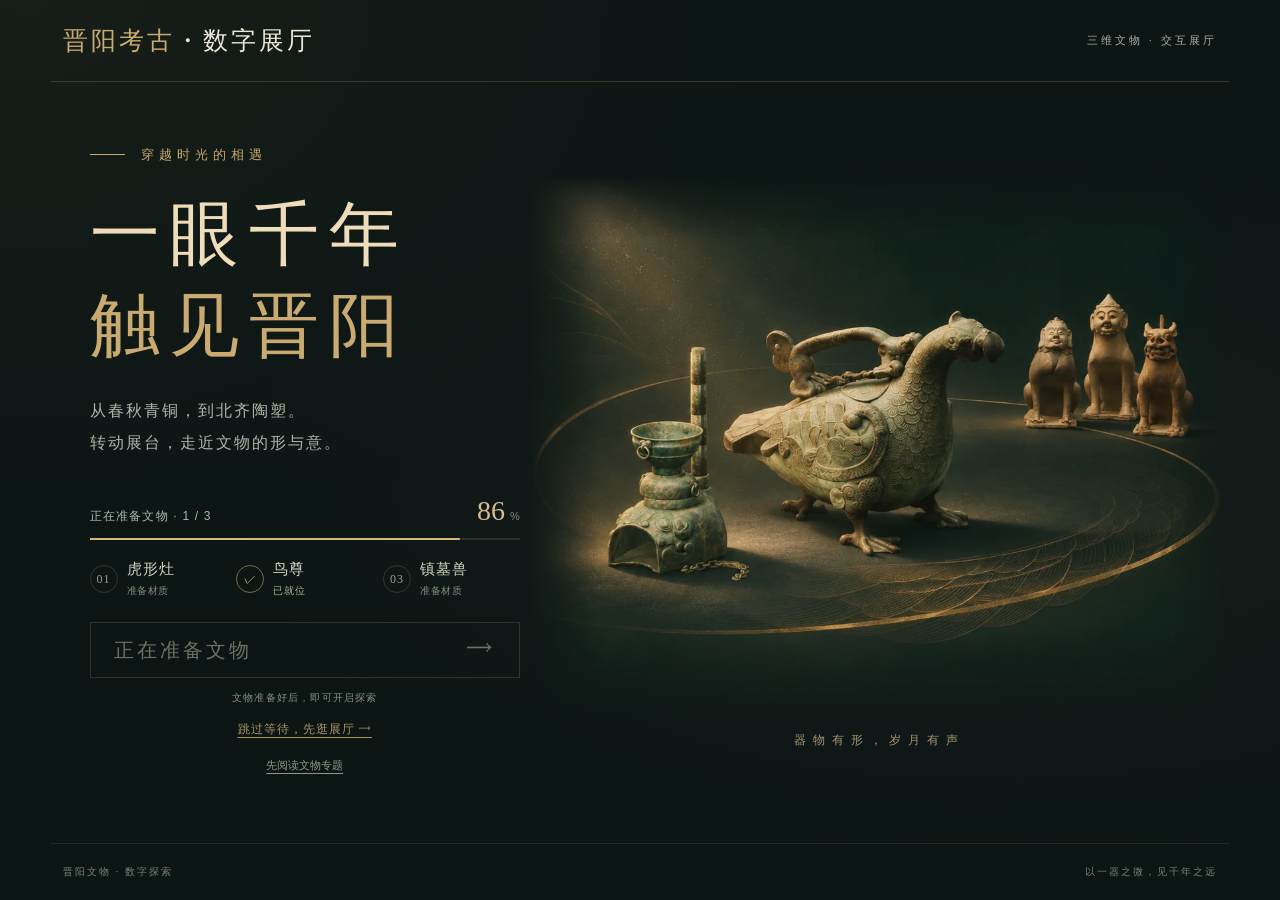
<file: index.html>
<!doctype html>
<html lang="zh-CN">
<head>
<meta charset="UTF-8"><meta name="viewport" content="width=device-width,initial-scale=1"><meta name="theme-color" content="#111A19">
<meta name="description" content="转动之间，遇见晋阳。选择虎形灶、鸟尊或镇墓兽，开启三维文物探索。">
<title>晋阳考古・数字展厅</title>
<meta property="og:type" content="website">
<meta property="og:site_name" content="晋阳考古・数字展厅">
<meta property="og:title" content="晋阳考古・数字展厅">
<meta property="og:description" content="转动之间，遇见晋阳。春秋青铜与北齐陶塑，在三维文物之间开启探索。">
<meta property="og:url" content="https://chenzi1112.github.io/tiger-stove/">
<meta property="og:image" content="https://chenzi1112.github.io/tiger-stove/og-gallery.jpg">
<meta property="og:image:width" content="1200">
<meta property="og:image:height" content="630">
<meta property="og:image:alt" content="晋阳考古・数字展厅">
<meta name="twitter:card" content="summary_large_image">
<meta name="twitter:title" content="晋阳考古・数字展厅">
<meta name="twitter:description" content="转动之间，遇见晋阳。春秋青铜与北齐陶塑，在三维文物之间开启探索。">
<meta name="twitter:image" content="https://chenzi1112.github.io/tiger-stove/og-gallery.jpg">
<script>document.documentElement.classList.add('has-js');if(!['tiger','bird','guardians'].includes(new URLSearchParams(location.search).get('select')))document.documentElement.classList.add('welcome-pending');</script>
<link rel="preload" href="./welcome-art.webp" as="image" type="image/webp">
<style>html{background:#0b1514}#welcome{display:none}.welcome-pending #welcome,.welcome-revealing #welcome{z-index:50;color:#ede5d5;background:#0b1514;display:grid;position:fixed;inset:0;overflow:auto}.welcome-pending .gallery-header,.welcome-pending #collection{visibility:hidden}.welcome-pending body,.welcome-revealing body{overflow:hidden}</style>
<script>if("serviceWorker" in navigator && self.isSecureContext)addEventListener("load", function(){navigator.serviceWorker.register("./sw.js").catch(function(){})});</script>
  <script type="module" crossorigin src="./assets/main-a6lCAos8.js"></script>
  <link rel="modulepreload" crossorigin href="./assets/RoomEnvironment-BuTPx0qx.js">
  <link rel="modulepreload" crossorigin href="./assets/museum-lighting-BMyw2q5t.js">
  <link rel="modulepreload" crossorigin href="./assets/guardian-layout-fktwi5FC.js">
  <link rel="stylesheet" crossorigin href="./assets/museum-lighting-CAwsg_OT.css">
  <link rel="stylesheet" crossorigin href="./assets/main-DNqi5KdE.css">
</head>
<body>
<section id="welcome" aria-labelledby="welcome-title">
  <header class="welcome-header"><p class="welcome-brand"><span>晋阳考古</span>・数字展厅</p><span class="welcome-edition">三维文物 · 交互展厅</span></header>
  <div class="welcome-layout">
    <div class="welcome-copy"><p class="welcome-eyebrow"><i aria-hidden="true"></i> 穿越时光的相遇</p><h1 id="welcome-title">一眼千年<br><span>触见晋阳</span></h1><p class="welcome-description">从春秋青铜，到北齐陶塑。<br>转动展台，走近文物的形与意。</p></div>
    <figure class="welcome-art"><img src="./welcome-art.webp" alt="虎形灶、鸟尊与三件镇墓兽的展厅艺术主视觉" width="1055" height="820" fetchpriority="high"><figcaption>器物有形，岁月有声</figcaption></figure>
    <div class="welcome-loading">
      <div class="welcome-progress-heading"><p id="welcome-message" role="status" aria-live="polite">正在准备三组文物</p><span id="welcome-percent" aria-hidden="true">0<span>%</span></span></div>
      <div id="welcome-progress" class="welcome-track" role="progressbar" aria-label="展厅准备进度" aria-valuemin="0" aria-valuemax="100" aria-valuenow="0"><i></i></div>
      <ul class="welcome-assets" aria-label="文物准备状态"><li data-welcome-asset="tiger"><span class="welcome-asset-mark" aria-hidden="true">01</span><span>虎形灶<small>等待载入</small></span></li><li data-welcome-asset="bird"><span class="welcome-asset-mark" aria-hidden="true">02</span><span>鸟尊<small>等待载入</small></span></li><li data-welcome-asset="guardians"><span class="welcome-asset-mark" aria-hidden="true">03</span><span>镇墓兽<small>等待载入</small></span></li></ul>
      <button id="welcome-enter" disabled>正在准备文物<span aria-hidden="true">⟶</span></button>
      <button id="welcome-retry" hidden>重试未完成的文物 ↻</button>
      <p id="welcome-note" class="welcome-note">文物准备好后，即可开启探索</p>
      <button id="welcome-skip" class="welcome-skip" type="button">跳过等待，先逛展厅 ⟶</button>
      <details class="welcome-reading"><summary>先阅读文物专题</summary><div><a href="./tiger.html">虎形灶 ↗</a><a href="./bird.html">鸟尊 ↗</a><a href="./guardians.html">镇墓兽 ↗</a></div></details>
    </div>
  </div>
  <footer class="welcome-footer"><span>晋阳文物 · 数字探索</span><span>以一器之微，见千年之远</span></footer>
</section>
<header class="gallery-header"><a class="gallery-brand" href="./index.html"><span>晋阳考古</span>・数字展厅</a><nav aria-label="展厅导航"><a href="#collection" aria-current="page">文物转盘</a><button id="workshop-open">互动工坊</button><button id="about-open">关于展厅</button></nav></header>
<main id="collection">
<div class="gallery-atmosphere" aria-hidden="true"></div>
<div class="gallery-intro"><h1>转动之间，遇见晋阳</h1><p><i aria-hidden="true"></i>选择一件文物，开启三维探索</p></div>
<div id="gallery-stage"><canvas id="gallery-canvas" aria-label="文物三维转盘，可通过下方按钮切换文物"></canvas><div id="platform-labels"></div></div>
<button id="previous" class="carousel-arrow previous" aria-label="上一件文物">←</button><button id="next" class="carousel-arrow next" aria-label="下一件文物">→</button>
<section class="selection-info" aria-live="polite" aria-atomic="true"><p class="selection-kicker">青铜器物专题</p><h2 id="artifact-title">鸟尊</h2><p id="artifact-line">青铜凝羽，一尊生姿</p><a id="enter-artifact" href="./bird.html" class="enter-artifact">进入专题 <span aria-hidden="true">⟶</span></a></section>
<div id="asset-status" role="status" aria-live="polite"><span id="asset-message">正在准备三维展厅</span><div class="asset-track"><i id="asset-progress"></i></div><button id="retry-model" hidden>重新加载文物</button><a id="direct-entry" href="./bird.html" hidden>直接阅读专题 →</a></div>
<footer class="gallery-footer"><div class="artifact-tabs" role="group" aria-label="选择文物"><button data-artifact="tiger" aria-pressed="false">虎形灶</button><button data-artifact="bird" aria-pressed="true">鸟尊</button><button data-artifact="guardians" aria-pressed="false">镇墓兽</button></div><p id="carousel-hint">左右拖动转盘 · 也可点击切换</p><div class="collection-index"><span id="selection-number">02</span><b>/ 03</b><i></i></div></footer>
</main>
<dialog id="gallery-about"><button id="about-close" aria-label="关闭展厅说明">×</button><p class="dialog-eyebrow">晋阳考古・数字展厅</p><h2>从一器，走近晋阳</h2><p>转动展台，从虎形灶的随行烟火、鸟尊的青铜羽纹，到镇墓兽的凝望与残彩，选择一次探索。</p><p>目前开放虎形灶、鸟尊与三件北齐镇墓兽三个三维专题。可拖动转盘、点击文物或使用左右方向键切换，再点击“进入专题”。</p><div class="about-links"><a href="./tiger.html">虎形灶专题 ↗</a><a href="./bird.html">鸟尊专题 ↗</a><a href="./guardians.html">镇墓兽专题 ↗</a></div><small>依据本项目照片与模型呈现，参考比例，非测绘复原。镇墓兽为专题编排，非同墓成套关系。</small></dialog>
<dialog id="gallery-workshop"><button id="workshop-close" aria-label="关闭互动工坊">×</button><p class="dialog-eyebrow">晋阳考古・互动工坊</p><h2>看过了，再玩一局</h2><p>两局观物小游戏：循线索找出细节，或把形貌说明归位到对应文物。</p><div class="workshop-links"><a href="./bird-game.html"><img src="./og-bird-game.jpg" alt="" width="1200" height="630" loading="lazy"><span>鸟尊・寻纹识器</span><small>旋转文物，找出羽纹、提梁、器盖与鸟首</small></a><a href="./guardians-game.html"><img src="./og-guardians-game.jpg" alt="" width="1200" height="630" loading="lazy"><span>镇墓兽・辨相归位</span><small>把三张形貌说明拖到对应的镇墓兽</small></a></div><small>完成一局后可生成分享图。</small></dialog>
<noscript><p class="no-script">请启用 JavaScript 查看转盘，或直接阅读 <a href="./tiger.html">虎形灶专题</a>、<a href="./bird.html">鸟尊专题</a>、<a href="./guardians.html">镇墓兽专题</a>。</p></noscript>
</body></html>
</file>
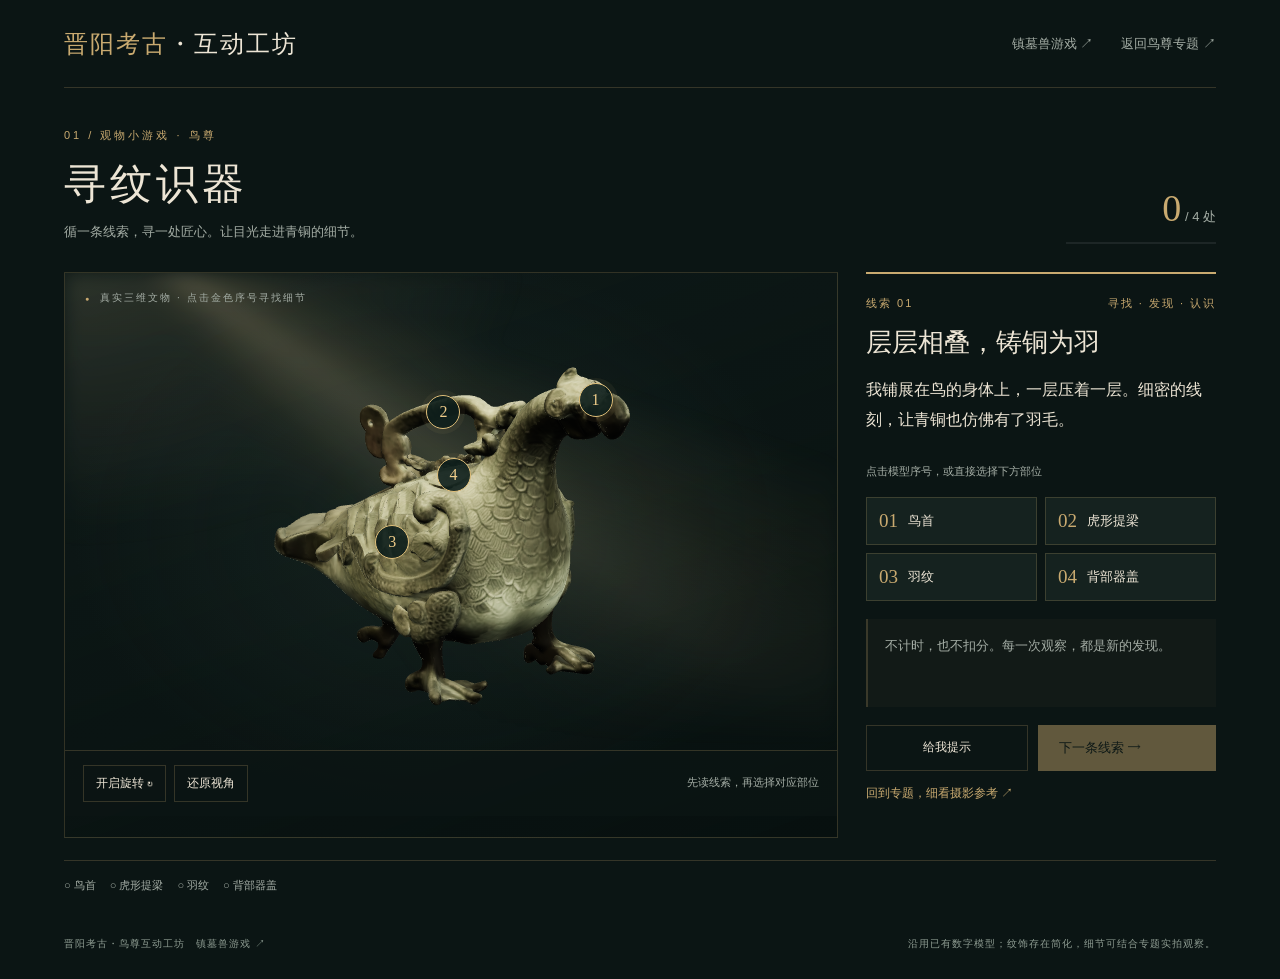
<file: bird-game.html>
<!doctype html><html lang="zh-CN"><head><meta charset="UTF-8"><meta name="viewport" content="width=device-width,initial-scale=1"><meta name="theme-color" content="#0b1514"><meta name="description" content="旋转赵卿鸟尊，循线索寻找羽纹、提梁、器盖与鸟首，完成文物细节探索。"><title>鸟尊 · 寻纹识器 — 晋阳考古</title>
<meta property="og:type" content="website">
<meta property="og:site_name" content="晋阳考古・互动工坊">
<meta property="og:title" content="鸟尊 · 寻纹识器 — 晋阳考古">
<meta property="og:description" content="旋转赵卿鸟尊，循线索寻找羽纹、提梁、器盖与鸟首，完成文物细节探索。">
<meta property="og:url" content="https://chenzi1112.github.io/tiger-stove/bird-game.html">
<meta property="og:image" content="https://chenzi1112.github.io/tiger-stove/og-bird-game.jpg">
<meta property="og:image:width" content="1200">
<meta property="og:image:height" content="630">
<meta property="og:image:alt" content="鸟尊 · 寻纹识器 — 晋阳考古">
<meta name="twitter:card" content="summary_large_image">
<meta name="twitter:title" content="鸟尊 · 寻纹识器 — 晋阳考古">
<meta name="twitter:description" content="旋转赵卿鸟尊，循线索寻找羽纹、提梁、器盖与鸟首，完成文物细节探索。">
<meta name="twitter:image" content="https://chenzi1112.github.io/tiger-stove/og-bird-game.jpg">
<script>if("serviceWorker" in navigator && self.isSecureContext)addEventListener("load", function(){navigator.serviceWorker.register("./sw.js").catch(function(){})});</script>
  <script type="module" crossorigin src="./assets/birdGame-iOF6zrWG.js"></script>
  <link rel="modulepreload" crossorigin href="./assets/RoomEnvironment-BuTPx0qx.js">
  <link rel="modulepreload" crossorigin href="./assets/museum-lighting-BMyw2q5t.js">
  <link rel="modulepreload" crossorigin href="./assets/OrbitControls-BVcM8wOl.js">
  <link rel="modulepreload" crossorigin href="./assets/game-poster-DGv2C7Jj.js">
  <link rel="stylesheet" crossorigin href="./assets/museum-lighting-CAwsg_OT.css">
  <link rel="stylesheet" crossorigin href="./assets/game-poster-65hJFetF.css">
</head><body>
<a class="skip" href="#game-panel">跳至游戏线索</a>
<header><a class="brand" href="./index.html?select=bird"><span>晋阳考古</span>・互动工坊</a><nav aria-label="游戏导航"><a class="other-game" href="./guardians-game.html">镇墓兽游戏 ↗</a><a href="./bird.html#detail">返回鸟尊专题 ↗</a></nav></header>
<main class="game-shell"><div class="intro"><div><p class="eyebrow">01 / 观物小游戏 · 鸟尊</p><h1>寻纹识器</h1><p>循一条线索，寻一处匠心。让目光走进青铜的细节。</p></div><div class="score" aria-label="探索进度"><strong id="score">0</strong><span> / 4 处</span><div class="score-track"><i id="score-bar"></i></div></div></div>
<div class="game-layout"><div class="stage-wrap"><div class="game-stage" aria-label="鸟尊三维观察区"><div class="atmosphere" aria-hidden="true"></div><canvas aria-label="青铜鸟尊；开启旋转后可拖动观察"></canvas><div class="stage-caption">真实三维文物 · 点击金色序号寻找细节</div><div class="pins" id="pins"></div><div class="loading" role="status"><span class="load-text">正在载入文物</span><progress max="1" value="0" aria-label="模型加载进度"></progress><button class="retry" hidden>重新加载</button></div></div><div class="stage-tools"><div class="tool-buttons"><button class="subtle" id="rotate" aria-pressed="false">开启旋转 ↻</button><button class="subtle" id="reset-view">还原视角</button></div><p class="gesture" id="gesture">先读线索，再选择对应部位</p></div></div>
<aside class="game-panel" id="game-panel" aria-label="寻纹识器游戏"><div class="panel-kicker"><span id="round">线索 01</span><span>寻找 · 发现 · 认识</span></div><h2 id="clue-title">层层相叠，铸铜为羽</h2><p class="clue" id="clue"></p><p class="mini-label">点击模型序号，或直接选择下方部位</p><div class="answer-grid" id="answers" aria-label="选择观察部位"></div><div class="feedback" id="feedback" role="status" aria-live="polite"><p>不计时，也不扣分。每一次观察，都是新的发现。</p></div><div class="panel-actions"><button class="subtle" id="hint">给我提示</button><button class="primary" id="next" disabled>下一条线索 ⟶</button></div><a href="./bird.html#detail" class="text-link">回到专题，细看摄影参考 ↗</a></aside></div>
<div class="found-strip" id="found-strip" aria-label="已发现的细节"></div></main>
<footer><span>晋阳考古・鸟尊互动工坊　<a href="./guardians-game.html">镇墓兽游戏 ↗</a></span><span>沿用已有数字模型；纹饰存在简化，细节可结合专题实拍观察。</span></footer>
<dialog id="completion" aria-labelledby="completion-title"><button class="close" aria-label="关闭完成提示">×</button><p class="eyebrow">探索完成 · 4 / 4</p><div class="completion-emblem" aria-hidden="true">观物入微</div><h2 id="completion-title">一羽一纹，皆有匠心</h2><p>你找到了羽纹、提梁、器盖与鸟首。器用与审美，在一尊青铜中相遇。</p><div class="dialog-actions"><a class="primary" href="./bird.html#detail">继续看文物 ⟶</a><button class="subtle" id="replay">再玩一次</button><button class="subtle" id="poster-share">生成分享图</button></div><small id="poster-note" aria-live="polite"></small></dialog>
<noscript>请启用 JavaScript 游玩，或<a href="./bird.html#detail">返回鸟尊专题阅读介绍</a>。</noscript></body></html>
</file>
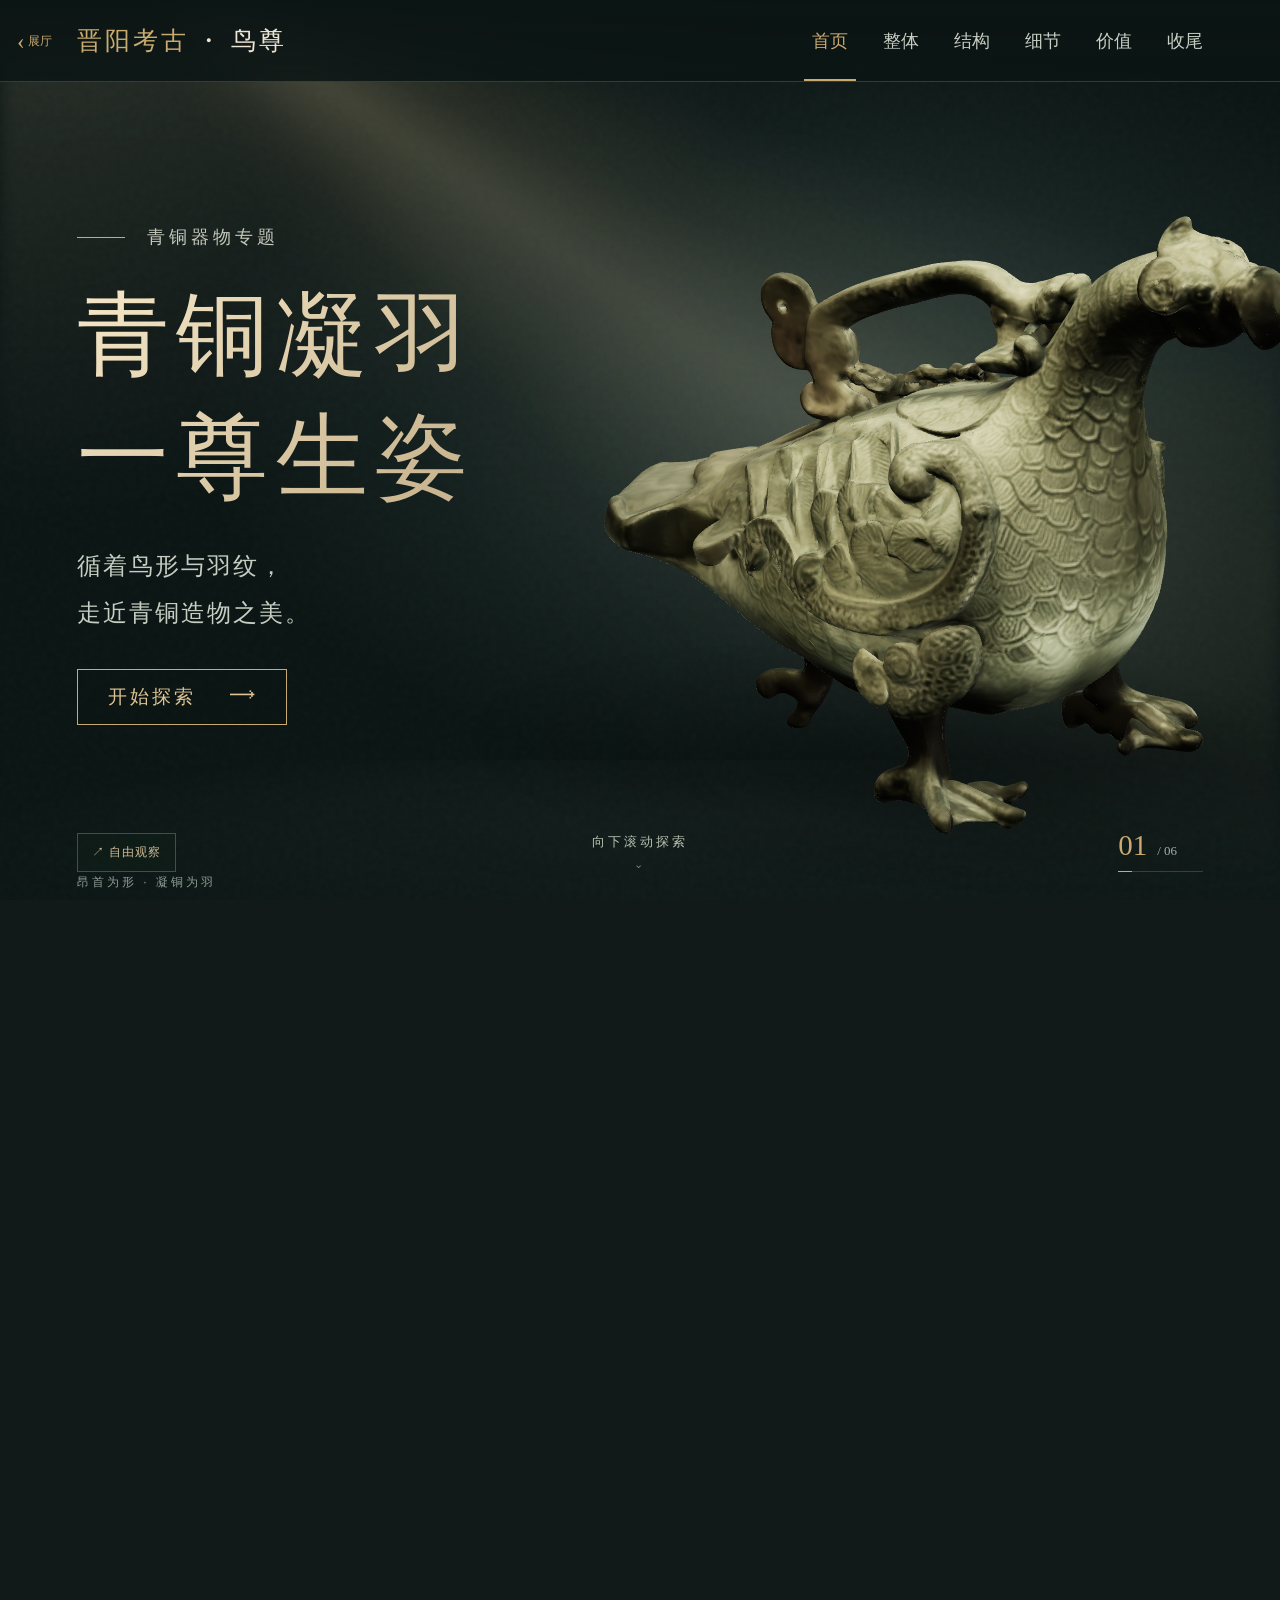
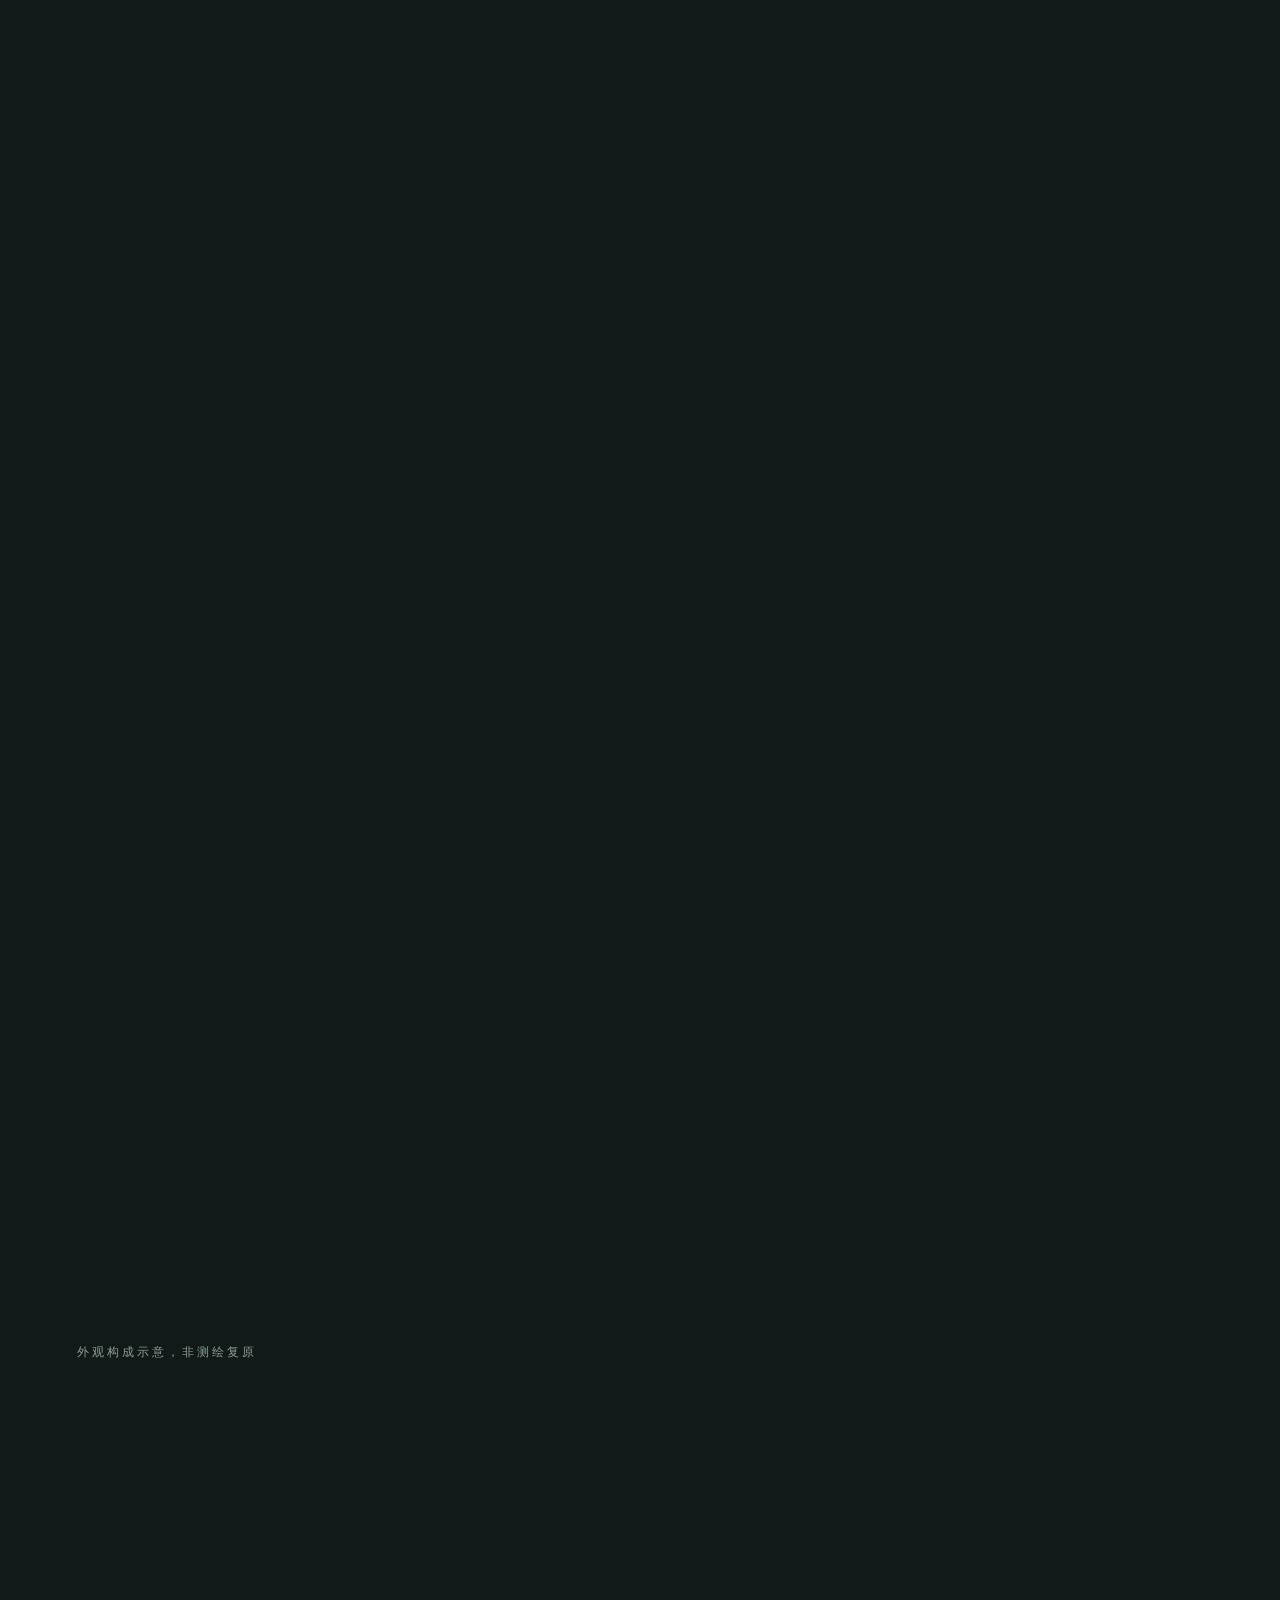
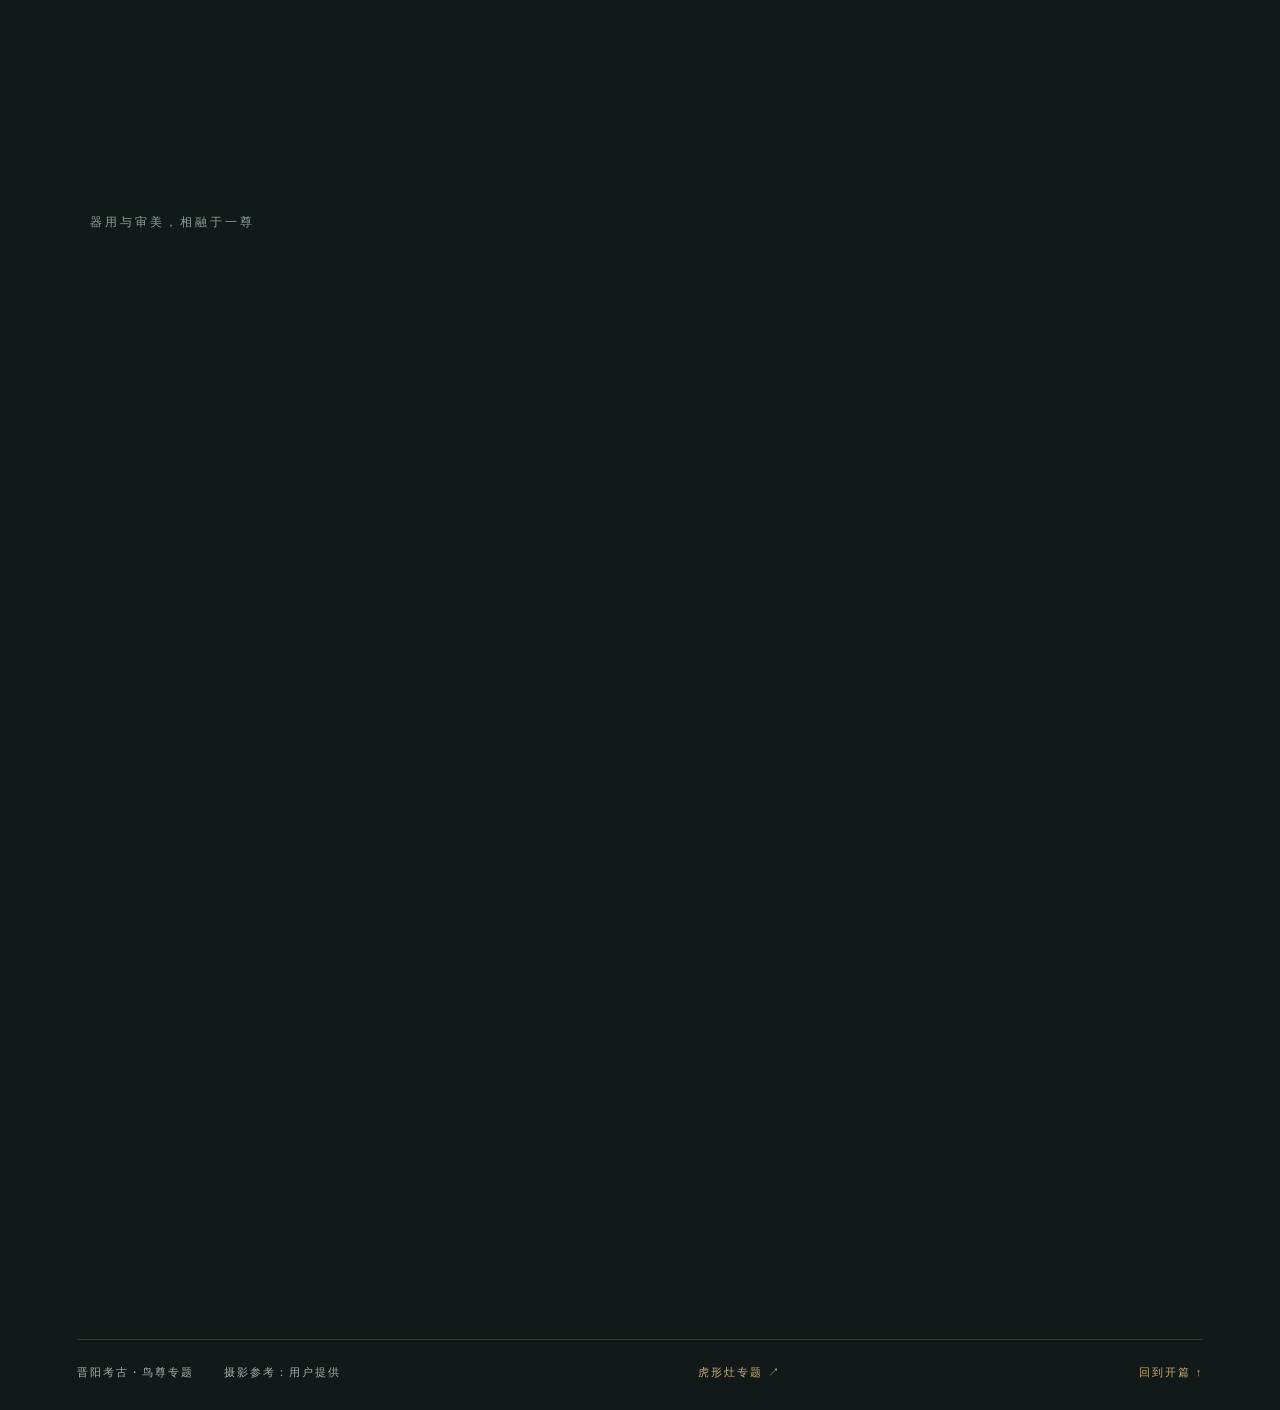
<file: bird.html>
<!doctype html><html lang="zh-CN"><head><meta charset="UTF-8"><meta name="viewport" content="width=device-width,initial-scale=1"><meta name="theme-color" content="#111A19"><meta name="description" content="循着鸟形与羽纹，走近青铜造物之美。赵卿鸟尊三维互动专题。"><title>晋阳考古・鸟尊 — 青铜凝羽，一尊生姿</title>
<meta property="og:type" content="website">
<meta property="og:site_name" content="晋阳考古・数字展厅">
<meta property="og:title" content="晋阳考古・鸟尊 — 青铜凝羽，一尊生姿">
<meta property="og:description" content="循着鸟形与羽纹，走近春秋青铜造物之美。鸟尊的三维结构与细节观察。">
<meta property="og:url" content="https://chenzi1112.github.io/tiger-stove/bird.html">
<meta property="og:image" content="https://chenzi1112.github.io/tiger-stove/og-bird.jpg">
<meta property="og:image:width" content="1200">
<meta property="og:image:height" content="630">
<meta property="og:image:alt" content="晋阳考古・鸟尊 — 青铜凝羽，一尊生姿">
<meta name="twitter:card" content="summary_large_image">
<meta name="twitter:title" content="晋阳考古・鸟尊 — 青铜凝羽，一尊生姿">
<meta name="twitter:description" content="循着鸟形与羽纹，走近春秋青铜造物之美。鸟尊的三维结构与细节观察。">
<meta name="twitter:image" content="https://chenzi1112.github.io/tiger-stove/og-bird.jpg">
<style>html{background:#0b1514}html.gallery-arriving body>:not(#gallery-transfer){opacity:0!important}html.gallery-arriving:after{content:"";z-index:1001;pointer-events:none;background:var(--museum-frame,none) center/100% 100% no-repeat,var(--museum-beam,conic-gradient(from 105deg at 4% -12%,transparent 0deg,#f3c87812 12deg,#ffe0a52d 20deg,transparent 42deg)) center/100% 100% no-repeat,radial-gradient(ellipse at 67% 45%,#243331 0,transparent 55%),#0b1514;position:fixed;inset:0}</style><script>try{if(new URLSearchParams(location.search).get('from')==='gallery'){document.documentElement.classList.add('gallery-arriving');var f=JSON.parse(sessionStorage.getItem('museum-arrival')||'null');if(f&&Date.now()-f.time<30000&&f.image&&f.image.startsWith('data:image/'))document.documentElement.style.setProperty('--museum-frame','url('+JSON.stringify(f.image)+')')}}catch{}</script><script>if("serviceWorker" in navigator && self.isSecureContext)addEventListener("load", function(){navigator.serviceWorker.register("./sw.js").catch(function(){})});</script>
  <script type="module" crossorigin src="./assets/bird-CInA7ZQJ.js"></script>
  <link rel="modulepreload" crossorigin href="./assets/RoomEnvironment-BuTPx0qx.js">
  <link rel="modulepreload" crossorigin href="./assets/museum-lighting-BMyw2q5t.js">
  <link rel="modulepreload" crossorigin href="./assets/style-DGL3KsOo.js">
  <link rel="modulepreload" crossorigin href="./assets/OrbitControls-BVcM8wOl.js">
  <link rel="stylesheet" crossorigin href="./assets/museum-lighting-CAwsg_OT.css">
  <link rel="stylesheet" crossorigin href="./assets/style-CJS5khPX.css">
  <link rel="stylesheet" crossorigin href="./assets/bird-BU9dsw2-.css">
</head><body class="bird-site">
<a class="skip" href="#story">跳至文物介绍</a><a class="gallery-return" href="./index.html?select=bird" aria-label="返回文物转盘"><i aria-hidden="true">‹</i><span>展厅</span></a><header><a class="brand" href="#home"><span>晋阳考古</span><i>・</i>鸟尊</a><nav aria-label="章节导航"><a href="#home">首页</a><a href="#overview">整体</a><a href="#structure">结构</a><a href="#detail">细节</a><a href="#value">价值</a><a href="#closing">收尾</a></nav></header>
<div class="atmosphere" aria-hidden="true"><div class="halo"></div><div class="horizon"></div><div class="grain"></div></div><div id="stage" aria-label="赵卿鸟尊三维模型"><canvas id="scene" aria-label="可旋转缩放的青铜鸟尊"></canvas><div id="labels" aria-hidden="true"></div></div>
<div id="loading" role="status" aria-live="polite"><span class="loader-mark">晋</span><span id="load-text">正在呈现青铜之美</span><div class="load-track"><i id="load-bar"></i></div><span id="load-percent">0%</span><button id="retry" hidden>重新加载</button></div>
<main id="story">
<section id="home" class="chapter"><div class="copy"><p class="eyebrow">青铜器物专题</p><h1>青铜凝羽<br>一尊生姿</h1><p class="lead">循着鸟形与羽纹，<br>走近青铜造物之美。</p><a class="button" href="#overview">开始探索 <span>⟶</span></a></div><div class="chapter-note">昂首为形 · 凝铜为羽</div></section>
<section id="overview" class="chapter overview"><div class="copy"><p class="eyebrow">02 · 整体</p><h2>昂首为形，百纹为羽</h2><p>长颈昂首，双翼收拢。<br>羽纹与卷曲纹饰相互交织，塑成鸟形器的独特神采。</p></div></section>
<section id="structure" class="chapter"><div class="copy"><p class="eyebrow">03 · 结构</p><h2>提梁连背<br>器盖相合</h2><p>从背部提梁、器盖与链条，<br>观察器物的构成关系。</p><p class="caption">随滚动观察盖合关系，继续前行便会归位。</p><a class="button" href="#detail">观察器物细节 <span>⟶</span></a></div><figure class="structure-inset"><img src="./bird/handle.webp" alt="实拍参考中的提梁、链条与盖缝"><figcaption>摄影局部 · 提梁与盖缝</figcaption></figure><div class="chapter-note">外观构成示意，非测绘复原</div></section>
<section id="detail" class="chapter right"><div class="copy"><p class="eyebrow">04 · 细节</p><h2 id="detail-title">一羽一纹<br>刻铸生辉</h2><div class="bird-tabs" role="tablist" aria-label="细节部位"><button role="tab" aria-selected="false" tabindex="-1" id="tab-head" data-detail="head" aria-controls="detail-panel">鸟首</button><button role="tab" aria-selected="true" id="tab-feather" data-detail="feather" aria-controls="detail-panel">羽纹</button><button role="tab" aria-selected="false" tabindex="-1" id="tab-handle" data-detail="handle" aria-controls="detail-panel">提梁</button><button role="tab" aria-selected="false" tabindex="-1" id="tab-chain" data-detail="chain" aria-controls="detail-panel">链条</button></div><div id="detail-panel" role="tabpanel" aria-labelledby="tab-feather" aria-live="polite"><p id="detail-text">层叠羽纹与细密线刻，在起伏之间留下青铜工艺的痕迹。</p><p id="detail-purpose">羽纹随器表曲面展开，将鸟的形态化为青铜上的装饰层次。</p></div><div class="bird-thumbs"><button data-focus="handle" aria-label="查看提梁细节"><img src="./bird/handle.webp" alt="实拍提梁局部"><span>提梁细部 ↗</span></button><button data-focus="chain" aria-label="查看链条细节"><img src="./bird/chain.webp" alt="实拍链条局部"><span>链条连接 ↗</span></button></div></div></section>
<section id="value" class="chapter right"><div class="copy"><p class="eyebrow">05 · 价值</p><h2>以鸟为形<br>以器载礼</h2><div class="value-row"><span>01</span><div><h3>盛酒之器</h3><p>尊是古代盛酒器的一类，鸟形让器用与造型相融。</p></div></div><div class="value-row"><span>02</span><div><h3>铸羽成章</h3><p>羽纹、卷曲纹饰与兽形提梁，呈现丰富的装饰层次。</p></div></div></div><div class="chapter-note">器用与审美，相融于一尊</div></section>
<section id="closing" class="chapter closing"><div class="copy"><p class="eyebrow">06 · 结语</p><h2>一尊藏巧</h2><p class="closing-line">循羽纹入微，见青铜匠心。</p><a class="button" href="./bird-game.html">寻纹识器 · 玩一局 <span>⟶</span></a><button class="about-link" id="more">关于本次数字展示</button></div><footer><span>晋阳考古・鸟尊专题</span><span>摄影参考：用户提供</span><a href="./tiger.html">虎形灶专题 ↗</a><a href="#home">回到开篇 ↑</a></footer></section>
</main><div class="bottom-bar"><a id="scroll-hint" href="#overview"><span>向下滚动探索</span><i>⌄</i></a><div class="page-index"><span id="current">01</span><b>/ 06</b><div><i id="progress"></i></div></div></div><div class="viewer-tools"><button id="inspect" disabled aria-pressed="false">↗ 自由观察</button><button id="reset" hidden>还原视角</button><button id="exit" hidden>退出观察 ×</button><p id="gesture" hidden>拖动旋转 · 双指缩放 · 退出后继续滚动</p></div>
<dialog id="more-dialog"><button class="close" aria-label="关闭">×</button><p class="eyebrow">数字展陈说明</p><h2>循形观物</h2><p>本专题依据用户提供的展品照片与鸟尊设计稿制作。三维模型按参考比例呈现，纹饰、背部结构和不可见表面存在生成简化。</p><div class="dialog-meta">器盖运动为数字示意。模型分件包含表面编辑区域，不代表原器都可拆卸；内壁与真实流道未复原。照片局部用于辅助观察原有纹饰。</div><a class="button" href="#structure">回看器物结构 ⟶</a></dialog></body></html>
</file>
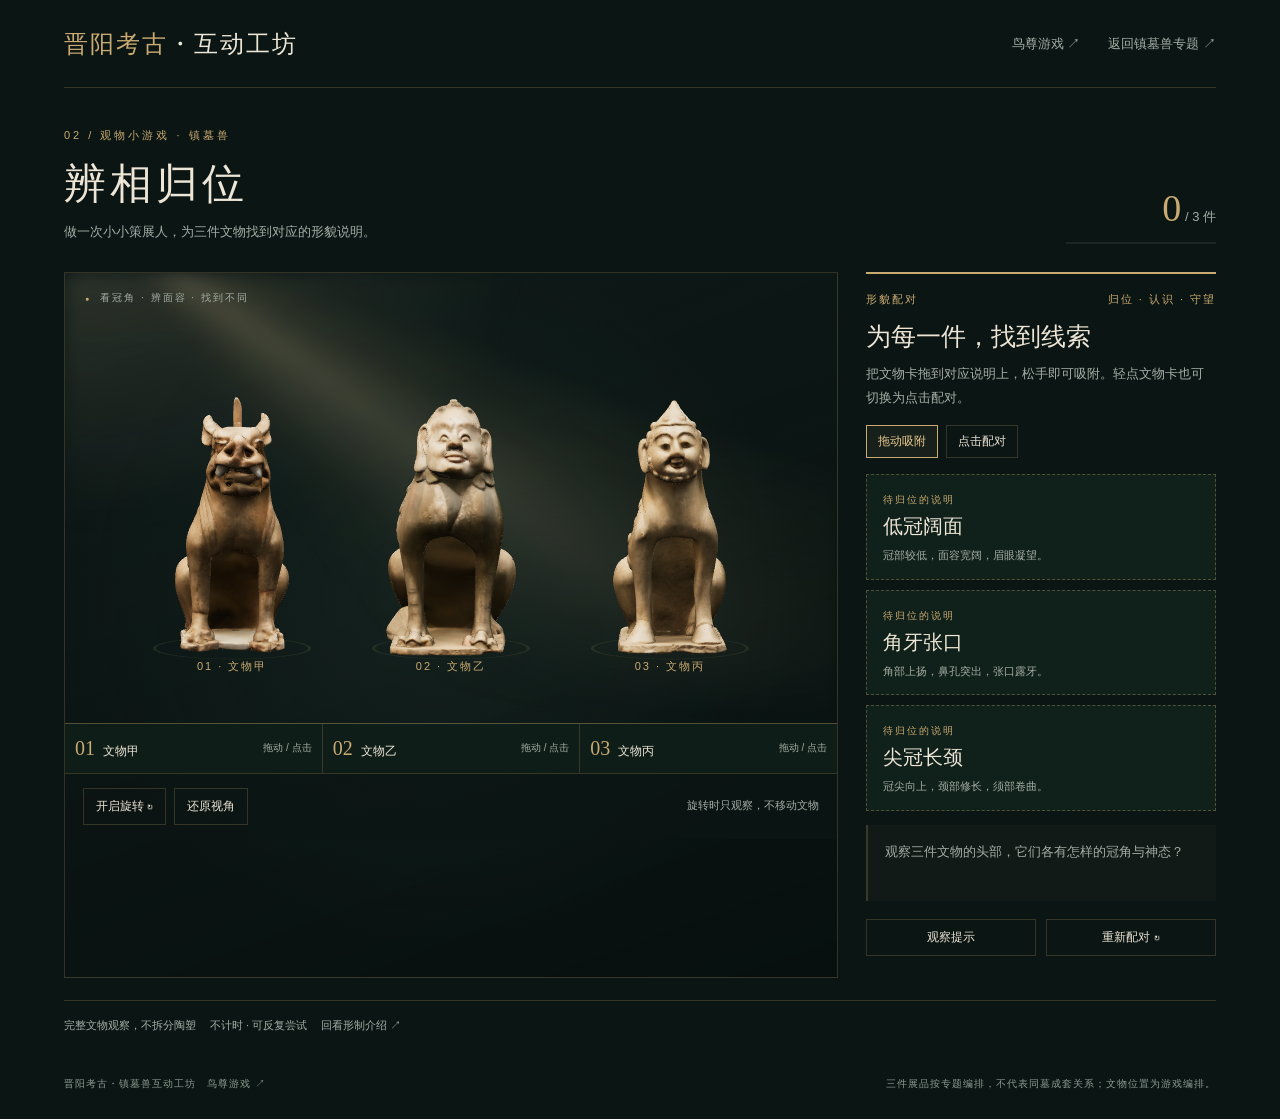
<file: guardians-game.html>
<!doctype html><html lang="zh-CN"><head><meta charset="UTF-8"><meta name="viewport" content="width=device-width,initial-scale=1"><meta name="theme-color" content="#0b1514"><meta name="description" content="观察三件镇墓兽的冠角与面容，以拖动或点击完成特征配对。"><title>镇墓兽 · 辨相归位 — 晋阳考古</title>
<meta property="og:type" content="website">
<meta property="og:site_name" content="晋阳考古・互动工坊">
<meta property="og:title" content="镇墓兽 · 辨相归位 — 晋阳考古">
<meta property="og:description" content="观察三件镇墓兽的冠角与面容，以拖动或点击完成特征配对。">
<meta property="og:url" content="https://chenzi1112.github.io/tiger-stove/guardians-game.html">
<meta property="og:image" content="https://chenzi1112.github.io/tiger-stove/og-guardians-game.jpg">
<meta property="og:image:width" content="1200">
<meta property="og:image:height" content="630">
<meta property="og:image:alt" content="镇墓兽 · 辨相归位 — 晋阳考古">
<meta name="twitter:card" content="summary_large_image">
<meta name="twitter:title" content="镇墓兽 · 辨相归位 — 晋阳考古">
<meta name="twitter:description" content="观察三件镇墓兽的冠角与面容，以拖动或点击完成特征配对。">
<meta name="twitter:image" content="https://chenzi1112.github.io/tiger-stove/og-guardians-game.jpg">
<script>if("serviceWorker" in navigator && self.isSecureContext)addEventListener("load", function(){navigator.serviceWorker.register("./sw.js").catch(function(){})});</script>
  <script type="module" crossorigin src="./assets/guardianGame-YI17pbrc.js"></script>
  <link rel="modulepreload" crossorigin href="./assets/RoomEnvironment-BuTPx0qx.js">
  <link rel="modulepreload" crossorigin href="./assets/museum-lighting-BMyw2q5t.js">
  <link rel="modulepreload" crossorigin href="./assets/OrbitControls-BVcM8wOl.js">
  <link rel="modulepreload" crossorigin href="./assets/game-poster-DGv2C7Jj.js">
  <link rel="stylesheet" crossorigin href="./assets/museum-lighting-CAwsg_OT.css">
  <link rel="stylesheet" crossorigin href="./assets/game-poster-65hJFetF.css">
</head><body>
<a class="skip" href="#game-panel">跳至配对区</a><header><a class="brand" href="./index.html?select=guardians"><span>晋阳考古</span>・互动工坊</a><nav aria-label="游戏导航"><a class="other-game" href="./bird-game.html">鸟尊游戏 ↗</a><a href="./guardians.html#detail">返回镇墓兽专题 ↗</a></nav></header>
<main class="game-shell"><div class="intro"><div><p class="eyebrow">02 / 观物小游戏 · 镇墓兽</p><h1>辨相归位</h1><p>做一次小小策展人，为三件文物找到对应的形貌说明。</p></div><div class="score" aria-label="配对进度"><strong id="score">0</strong><span> / 3 件</span><div class="score-track"><i id="score-bar"></i></div></div></div>
<div class="game-layout"><div class="stage-wrap guardian-stage"><div class="game-stage" aria-label="三件镇墓兽三维观察区"><div class="atmosphere" aria-hidden="true"></div><canvas aria-label="三件完整镇墓兽；点击或拖动下方文物卡进行配对"></canvas><div class="stage-caption">看冠角 · 辨面容 · 找到不同</div><div id="model-labels" aria-hidden="true"></div><div class="loading" role="status"><span class="load-text">正在载入文物</span><progress max="1" value="0" aria-label="模型加载进度"></progress><button class="retry" hidden>重新加载</button></div></div>
<div class="specimens" id="specimens" aria-label="选择或拖动文物卡"></div><div class="stage-tools"><div class="tool-buttons"><button class="subtle" id="rotate" aria-pressed="false">开启旋转 ↻</button><button class="subtle" id="reset-view">还原视角</button></div><p class="gesture">旋转时只观察，不移动文物</p></div></div>
<aside class="game-panel guardian-panel" id="game-panel" aria-label="形貌配对区"><div class="panel-kicker"><span>形貌配对</span><span>归位 · 认识 · 守望</span></div><h2>为每一件，找到线索</h2><p class="clue" id="instructions">拖动文物卡放到对应说明上；也可以先点文物卡，再点说明。</p><div class="mode-row" role="group" aria-label="配对操作方式"><button class="mode-button" data-mode="drag" aria-pressed="true">拖动吸附</button><button class="mode-button" data-mode="click" aria-pressed="false">点击配对</button></div><div class="slots" id="slots" aria-label="形貌说明"></div><div class="feedback" id="feedback" role="status" aria-live="polite"><p>观察三件文物的头部，它们各有怎样的冠角与神态？</p></div><div class="panel-actions"><button class="subtle" id="hint">观察提示</button><button class="subtle" id="restart">重新配对 ↻</button></div></aside></div>
<div class="found-strip"><span>完整文物观察，不拆分陶塑</span><span>不计时 · 可反复尝试</span><a href="./guardians.html#form">回看形制介绍 ↗</a></div></main>
<footer><span>晋阳考古・镇墓兽互动工坊　<a href="./bird-game.html">鸟尊游戏 ↗</a></span><span>三件展品按专题编排，不代表同墓成套关系；文物位置为游戏编排。</span></footer>
<dialog id="completion" aria-labelledby="completion-title"><button class="close" aria-label="关闭完成提示">×</button><p class="eyebrow">配对完成 · 3 / 3</p><div class="completion-emblem" aria-hidden="true">识相知意</div><h2 id="completion-title">三种面貌，同寄守护</h2><p>低冠人面、尖冠人面、角牙兽面，各有神态。镇墓兽作为随葬器物，寄托了古人驱邪护佑的愿望。</p><div class="dialog-actions"><a class="primary" href="./guardians.html#culture">继续了解文化 ⟶</a><button class="subtle" id="replay">再玩一次</button><button class="subtle" id="poster-share">生成分享图</button></div><small id="poster-note" aria-live="polite"></small></dialog>
<noscript>请启用 JavaScript 游玩，或<a href="./guardians.html#form">返回镇墓兽专题阅读介绍</a>。</noscript></body></html>
</file>
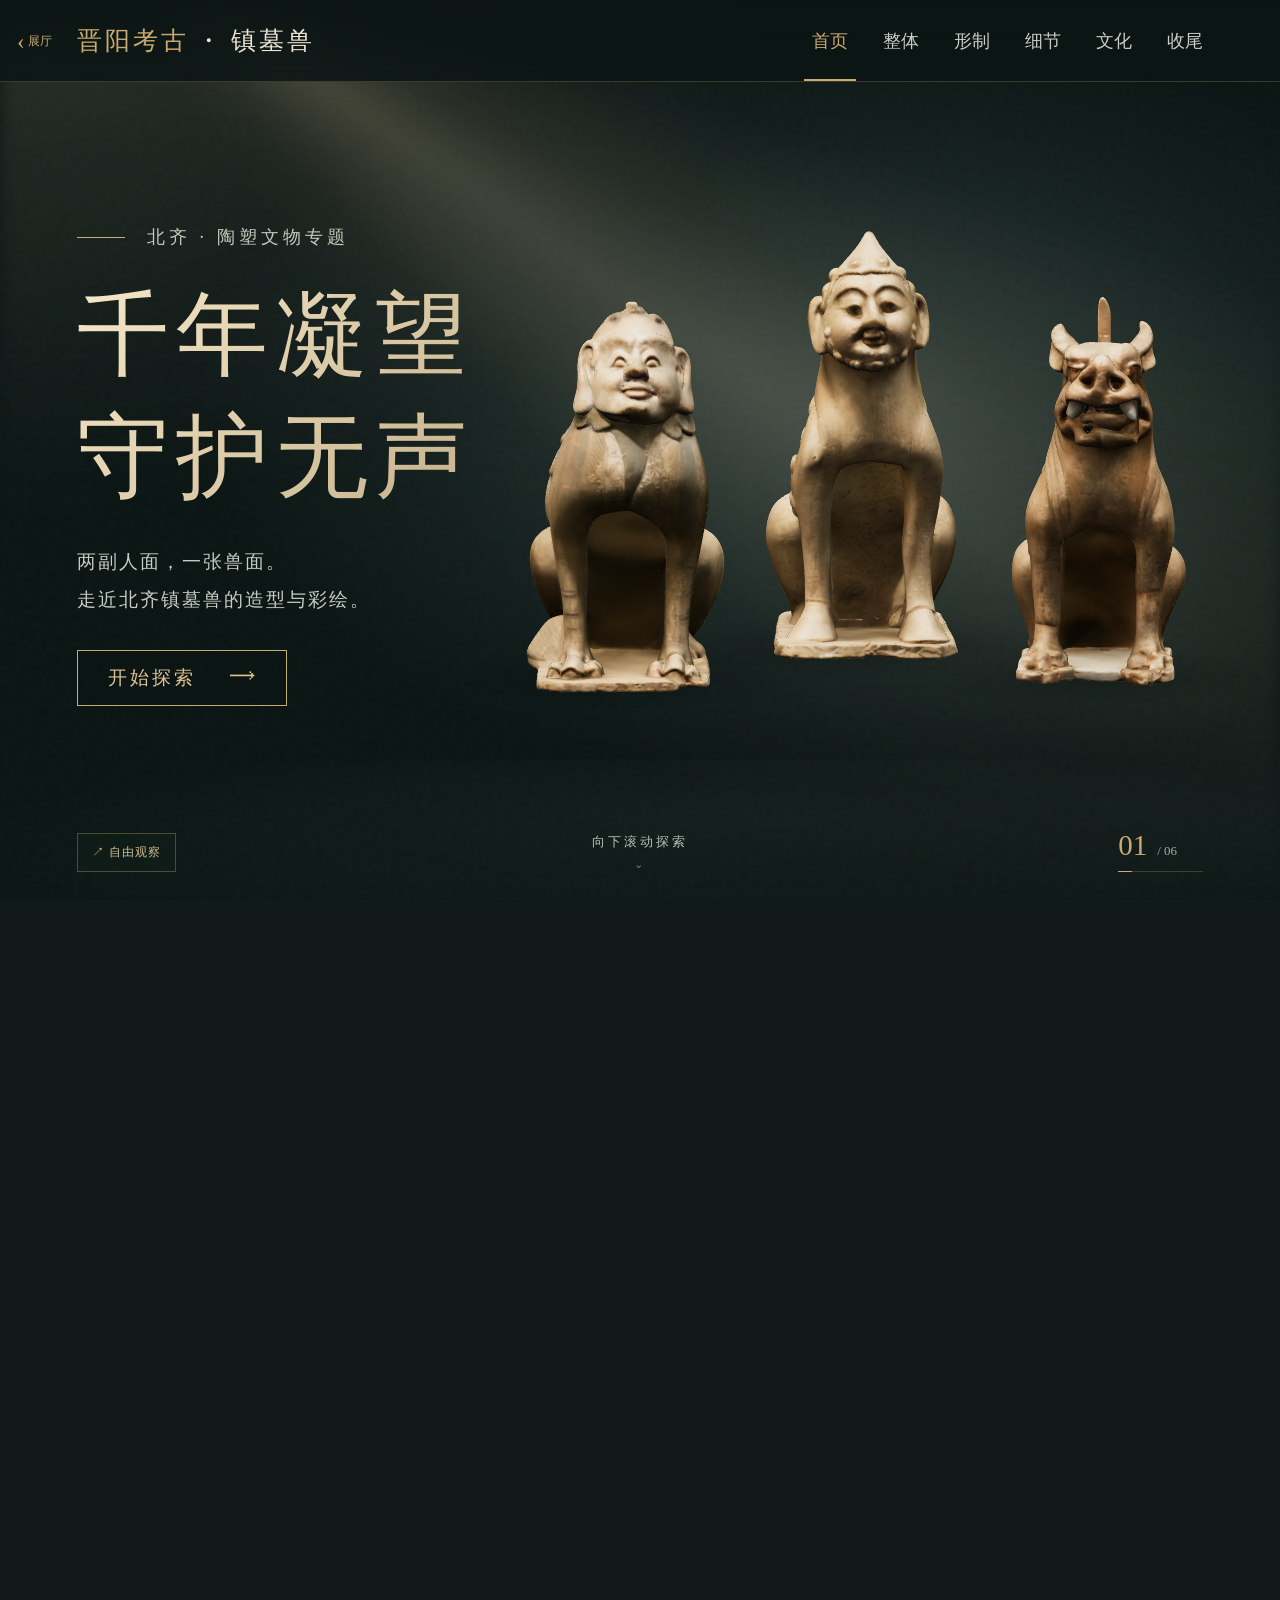
<file: guardians.html>
<!doctype html>
<html lang="zh-CN"><head>
<meta charset="UTF-8"><meta name="viewport" content="width=device-width,initial-scale=1"><meta name="theme-color" content="#111A19">
<meta name="description" content="两副人面，一张兽面。循着面容、冠角与残彩，走近三件北齐镇墓兽。">
<meta property="og:type" content="website"><meta property="og:site_name" content="晋阳考古・数字展厅"><meta property="og:title" content="晋阳考古・镇墓兽 — 千年凝望，守护无声"><meta property="og:description" content="走近三件北齐陶塑的形制、彩绘与护佑寓意。"><meta property="og:url" content="https://chenzi1112.github.io/tiger-stove/guardians.html"><meta property="og:image" content="https://chenzi1112.github.io/tiger-stove/og-guardians.jpg"><meta property="og:image:width" content="1200"><meta property="og:image:height" content="630"><meta property="og:image:alt" content="晋阳考古・镇墓兽 — 千年凝望，守护无声"><meta name="twitter:card" content="summary_large_image"><meta name="twitter:title" content="晋阳考古・镇墓兽 — 千年凝望，守护无声"><meta name="twitter:description" content="走近三件北齐陶塑的形制、彩绘与护佑寓意。"><meta name="twitter:image" content="https://chenzi1112.github.io/tiger-stove/og-guardians.jpg">
<title>晋阳考古・镇墓兽 — 千年凝望，守护无声</title>
<style>html{background:#0b1514}html.gallery-arriving body>:not(#gallery-transfer){opacity:0!important}html.gallery-arriving:after{content:"";z-index:1001;pointer-events:none;background:var(--museum-frame,none) center/100% 100% no-repeat,#0b1514;position:fixed;inset:0}</style>
<script>try{if(new URLSearchParams(location.search).get('from')==='gallery'){document.documentElement.classList.add('gallery-arriving');var f=JSON.parse(sessionStorage.getItem('museum-arrival')||'null');if(f&&Date.now()-f.time<30000&&f.image?.startsWith('data:image/'))document.documentElement.style.setProperty('--museum-frame','url('+JSON.stringify(f.image)+')')}}catch{}</script>
<script>if("serviceWorker" in navigator && self.isSecureContext)addEventListener("load", function(){navigator.serviceWorker.register("./sw.js").catch(function(){})});</script>
  <script type="module" crossorigin src="./assets/guardians-Cl6bgy0c.js"></script>
  <link rel="modulepreload" crossorigin href="./assets/RoomEnvironment-BuTPx0qx.js">
  <link rel="modulepreload" crossorigin href="./assets/style-DGL3KsOo.js">
  <link rel="modulepreload" crossorigin href="./assets/OrbitControls-BVcM8wOl.js">
  <link rel="modulepreload" crossorigin href="./assets/museum-lighting-BMyw2q5t.js">
  <link rel="modulepreload" crossorigin href="./assets/guardian-layout-fktwi5FC.js">
  <link rel="stylesheet" crossorigin href="./assets/style-CJS5khPX.css">
  <link rel="stylesheet" crossorigin href="./assets/museum-lighting-CAwsg_OT.css">
  <link rel="stylesheet" crossorigin href="./assets/guardians-D6W27ZV6.css">
</head><body class="guardian-site">
<a class="skip" href="#story">跳至文物介绍</a><a class="gallery-return" href="./index.html?select=guardians" aria-label="返回文物转盘"><i aria-hidden="true">‹</i><span>展厅</span></a>
<header><a class="brand" href="#home"><span>晋阳考古</span><i>・</i>镇墓兽</a><nav aria-label="章节导航"><a href="#home">首页</a><a href="#overview">整体</a><a href="#form">形制</a><a href="#detail">细节</a><a href="#culture">文化</a><a href="#closing">收尾</a></nav></header>
<div class="atmosphere" aria-hidden="true"><div class="halo"></div><div class="horizon"></div><div class="grain"></div></div>
<div id="stage" aria-label="三件北齐镇墓兽三维展示"><canvas id="scene" aria-label="三件彩绘陶镇墓兽，可进入自由观察旋转与缩放"></canvas><div id="labels" aria-hidden="true"></div></div>
<div id="loading" role="status" aria-live="polite"><span class="loader-mark">晋</span><span id="load-text">正在呈现陶塑神采</span><div class="load-track"><i id="load-bar"></i></div><span id="load-percent">0%</span><button id="retry" hidden>重新加载</button></div>
<main id="story">
<section id="home" class="chapter"><div class="copy"><p class="eyebrow">北齐 · 陶塑文物专题</p><h1>千年凝望<br>守护无声</h1><p class="lead">两副人面，一张兽面。<br>走近北齐镇墓兽的造型与彩绘。</p><a class="button" href="#overview">开始探索 <span aria-hidden="true">⟶</span></a></div></section>
<section id="overview" class="chapter overview"><div class="copy"><p class="eyebrow">02 · 整体</p><h2>三种面貌，同见威仪</h2><div class="overview-description"><p>人面与兽身相融，兽面以角牙显威。<br>三件展品呈现不同的镇墓兽形象。</p><span>北齐 · 550—577</span></div></div><div class="specimen-labels" aria-label="三件文物名称"><span data-statue="A"><b>01 人面Ⅰ</b><small>低冠阔面</small></span><span data-statue="B"><b>02 人面Ⅱ</b><small>尖冠长颈</small></span><span data-statue="C"><b>03 兽面</b><small>角牙张口</small></span></div></section>
<section id="form" class="chapter"><div class="copy"><p class="eyebrow">03 · 形制</p><h2>人兽相融<br>形神各异</h2><p>从面容、冠角到爪足，<br>观察陶塑轮廓与姿态的变化。</p><p class="caption">外观形制观察</p><div class="form-comparison"><figure><img src="./guardians/human-a.webp" alt="实拍人面Ⅰ的低冠与面容" loading="lazy"><figcaption>人面低冠</figcaption></figure><figure><img src="./guardians/human-b.webp" alt="实拍人面Ⅱ的尖冠与面容" loading="lazy"><figcaption>人面尖冠</figcaption></figure></div></div></section>
<section id="detail" class="chapter right"><div class="copy"><p class="eyebrow">04 · 细节</p><h2 id="detail-title">眉目有神<br>残彩留痕</h2><div class="guardian-tabs" role="tablist" aria-label="细节部位"><button role="tab" aria-selected="true" id="tab-human" data-detail="human" aria-controls="detail-panel">人面</button><button role="tab" aria-selected="false" tabindex="-1" id="tab-beast" data-detail="beast" aria-controls="detail-panel">兽面</button><button role="tab" aria-selected="false" tabindex="-1" id="tab-paint" data-detail="paint" aria-controls="detail-panel">彩绘</button><button role="tab" aria-selected="false" tabindex="-1" id="tab-paws" data-detail="paws" aria-controls="detail-panel">爪足</button></div><div id="detail-panel" role="tabpanel" aria-labelledby="tab-human" aria-live="polite"><p id="detail-text">眉眼与唇线仍可辨识，红黑彩绘在剥落的陶表留下痕迹。</p><p id="detail-purpose">人面与兽身相结合，在凝望的面容中呈现守护的神态。</p></div><div class="guardian-thumbs"><button data-focus="crown" aria-label="观察人面Ⅱ尖冠与眉眼"><img src="./guardians/human-b.webp" alt="实拍人面Ⅱ尖冠与眉眼" loading="lazy"><span>尖冠与眉眼 ↗</span></button><button data-focus="beast" aria-label="观察兽面鼻孔与獠牙"><img src="./guardians/beast.webp" alt="实拍兽面鼻孔与獠牙" loading="lazy"><span>鼻孔与獠牙 ↗</span></button></div><p class="photo-credit">局部摄影参考 · 点击切换三维视角</p></div></section>
<section id="culture" class="chapter right"><div class="copy"><p class="eyebrow">05 · 文化</p><h2>以形寄愿<br>以兽为守</h2><div class="value-row"><span>01</span><div><h3>镇墓护佑</h3><p>镇墓兽作为随葬器物，寄托古人驱邪护佑的愿望。</p></div></div><div class="value-row"><span>02</span><div><h3>陶塑想象</h3><p>人面、兽身与夸张冠角相结合，呈现独特的造型创造。</p></div></div><p class="caption">从器物，读懂古人的精神世界</p></div></section>
<section id="closing" class="chapter closing"><div class="copy"><p class="eyebrow">06 · 结语</p><h2>凝土为形，守望千年</h2><p>在面容与残彩之间，看见北齐陶塑的神采。</p><a class="button" href="./guardians-game.html">辨相归位 · 玩一局 <span aria-hidden="true">⟶</span></a><button class="about-link" id="more">关于本次数字展示</button></div><footer><span>晋阳考古・镇墓兽专题</span><span>摄影参考：用户提供</span><a href="#home">回到开篇 ↑</a></footer></section>
</main>
<div class="bottom-bar"><a id="scroll-hint" href="#overview"><span>向下滚动探索</span><i aria-hidden="true">⌄</i></a><div class="page-index"><span id="current">01</span><b>/ 06</b><div><i id="progress"></i></div></div></div>
<div class="viewer-tools"><button id="inspect" disabled aria-pressed="false">↗ 自由观察</button><button id="reset" hidden>还原视角</button><button id="exit" hidden>退出观察 ×</button><p id="gesture" hidden>拖动旋转 · 双指缩放 · 退出后继续滚动</p></div>
<dialog id="more-dialog"><button class="close" aria-label="关闭">×</button><p class="eyebrow">数字展陈说明</p><h2>循形观物</h2><p>本专题依据用户提供的展品照片、六屏设计和已完成模型呈现。三件文物按专题编排共同展示，不代表同墓出土的成套关系。</p><div class="dialog-meta">人面Ⅰ、Ⅱ用于区分两种造型。模型按参考比例制作，未见表面与相对尺寸为推定，非测绘复原。陶塑网格的编辑分区不代表原器可拆；本页只移动完整文物，不演示陶塑拆装。局部摄影用于对照残彩与形制。</div><a class="button" href="#form">回看外观形制 ⟶</a></dialog>
<noscript><p class="no-script">请启用 JavaScript 查看三维文物。三件展品为北齐彩绘陶镇墓兽，以人面、兽面与兽身展现护佑寓意。</p></noscript></body></html>
</file>
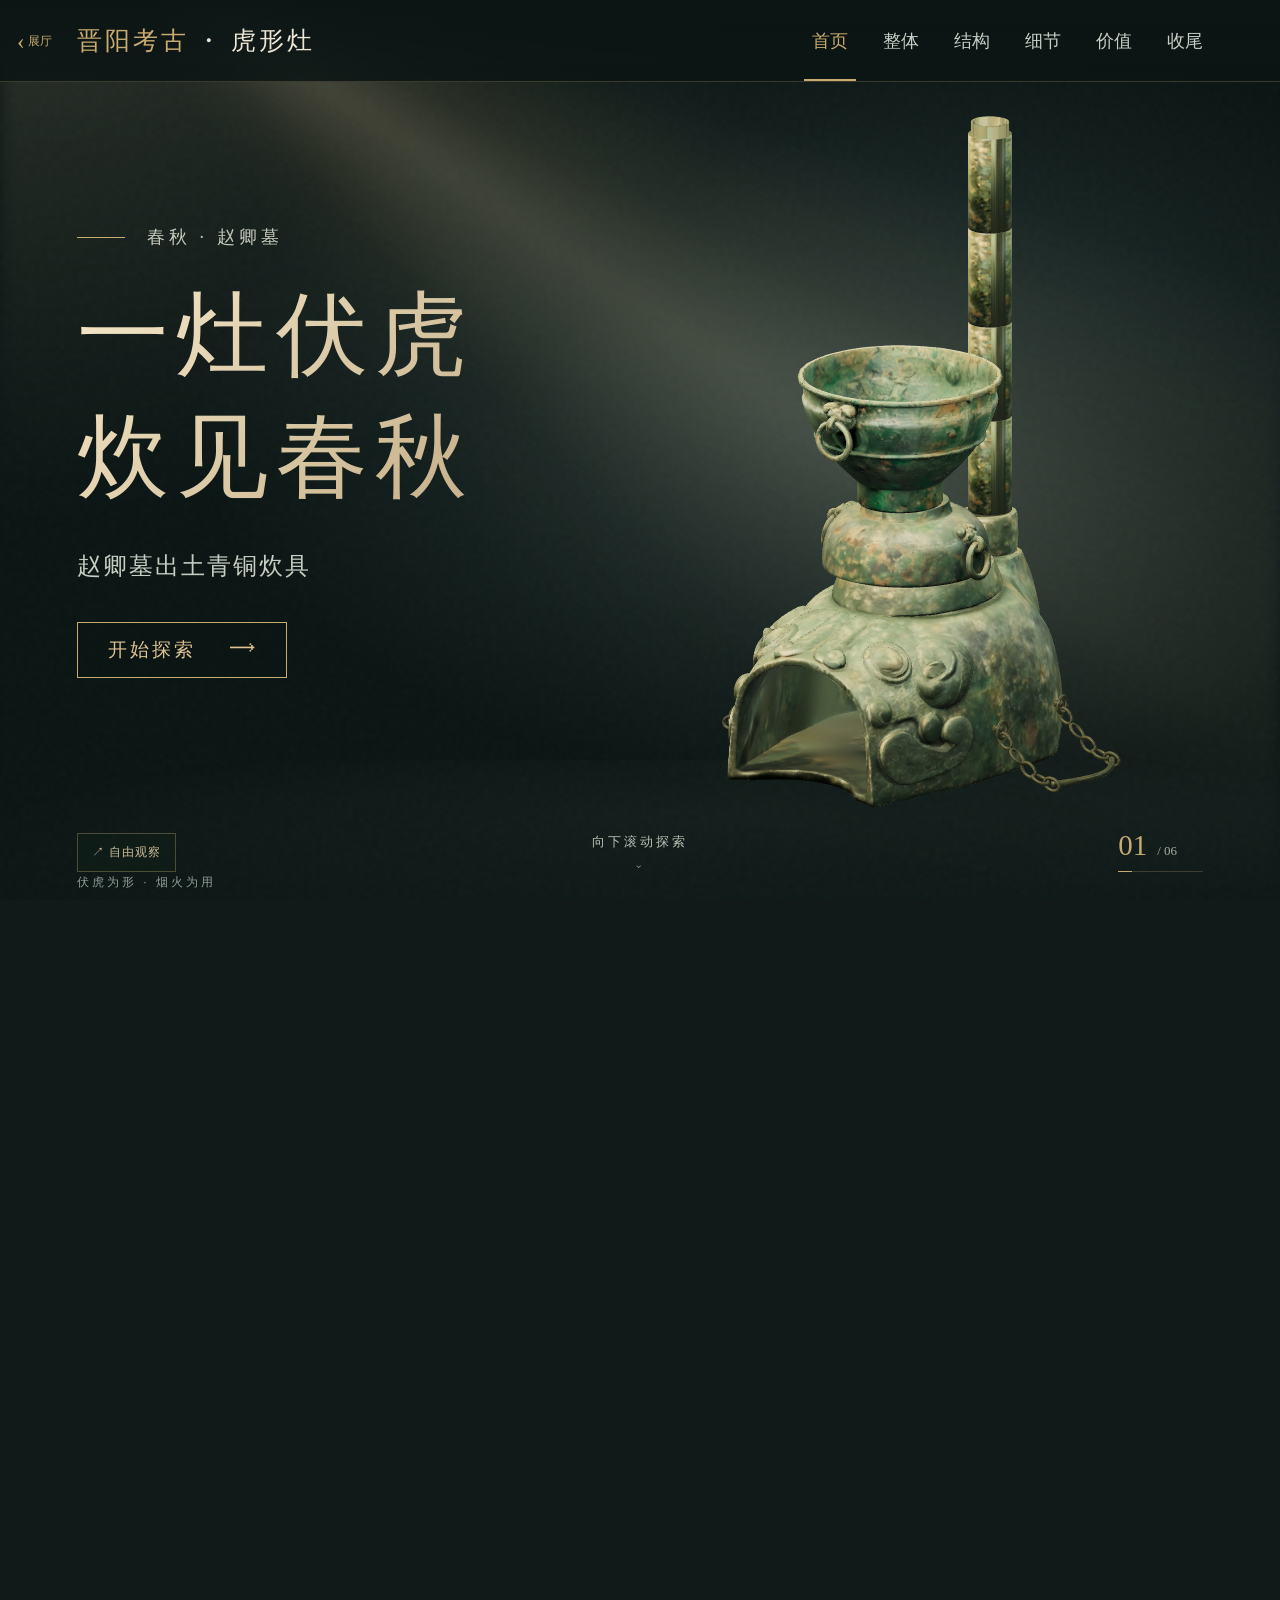
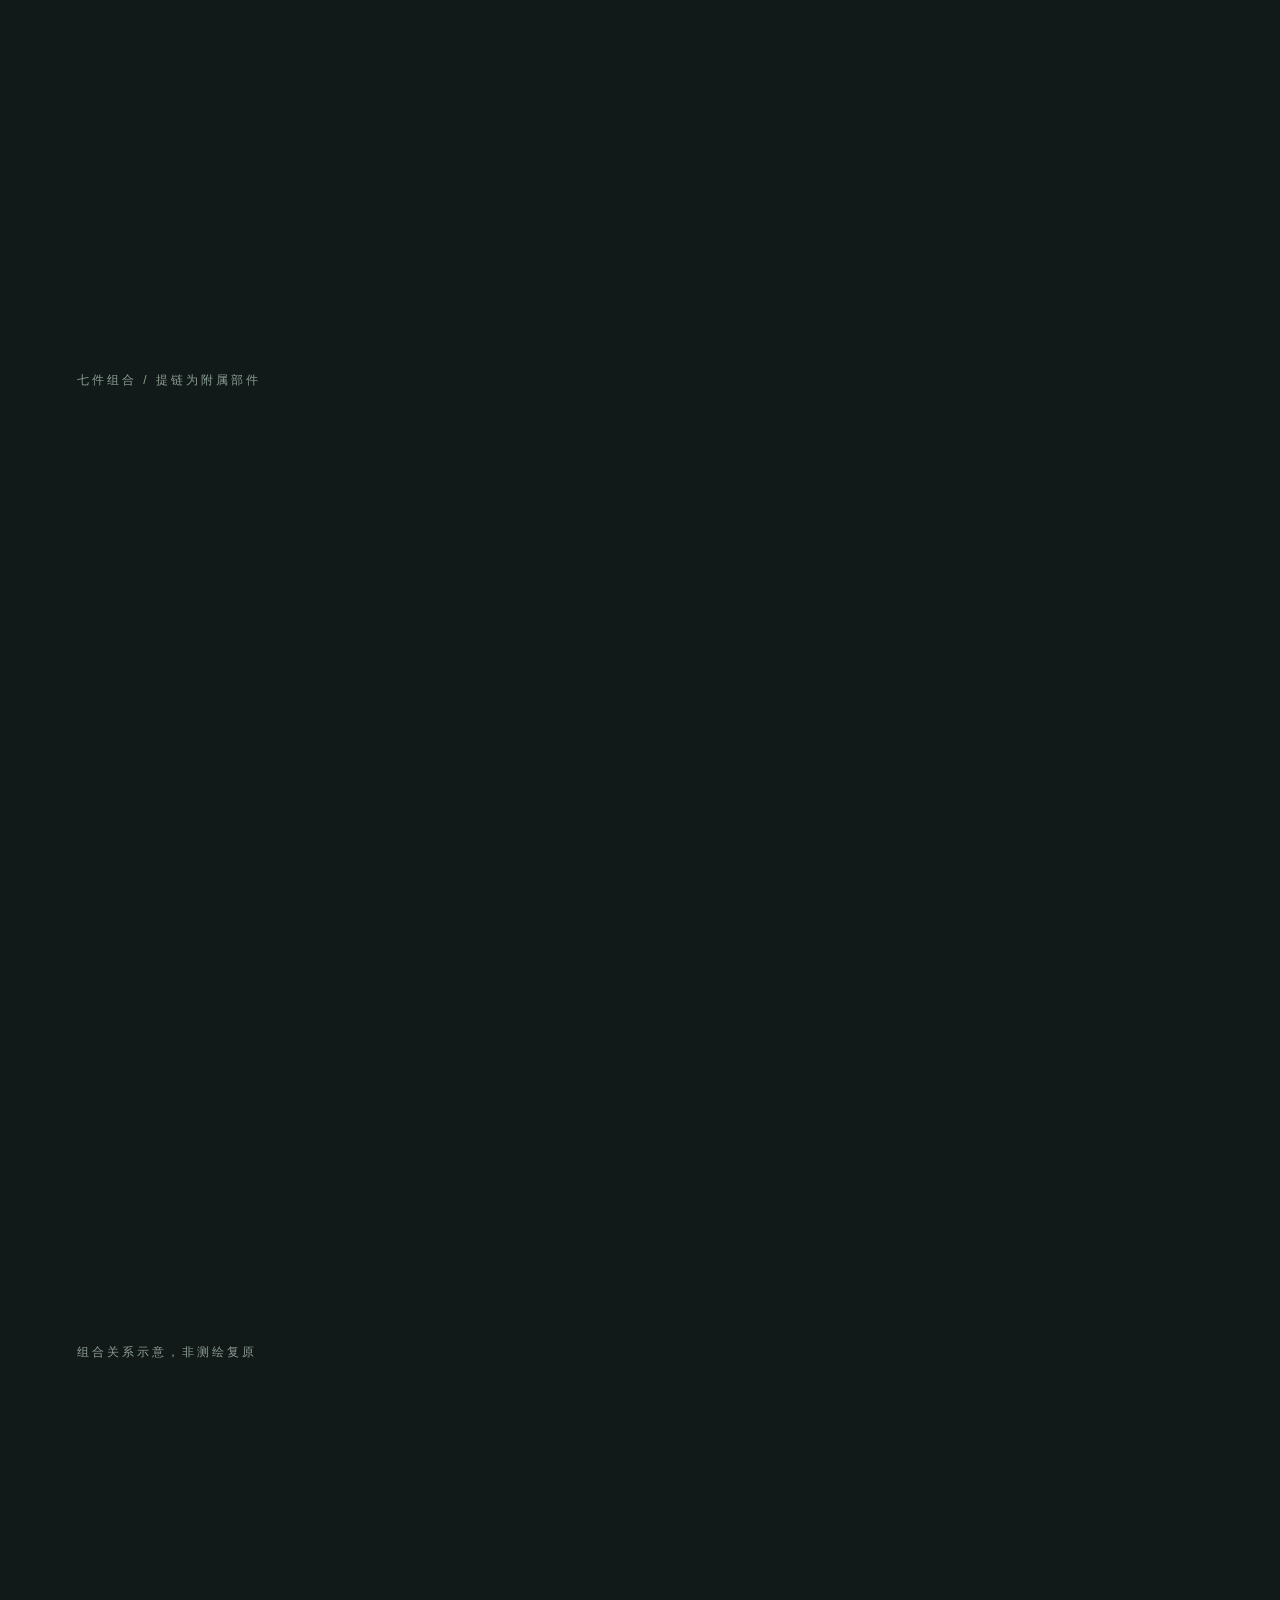
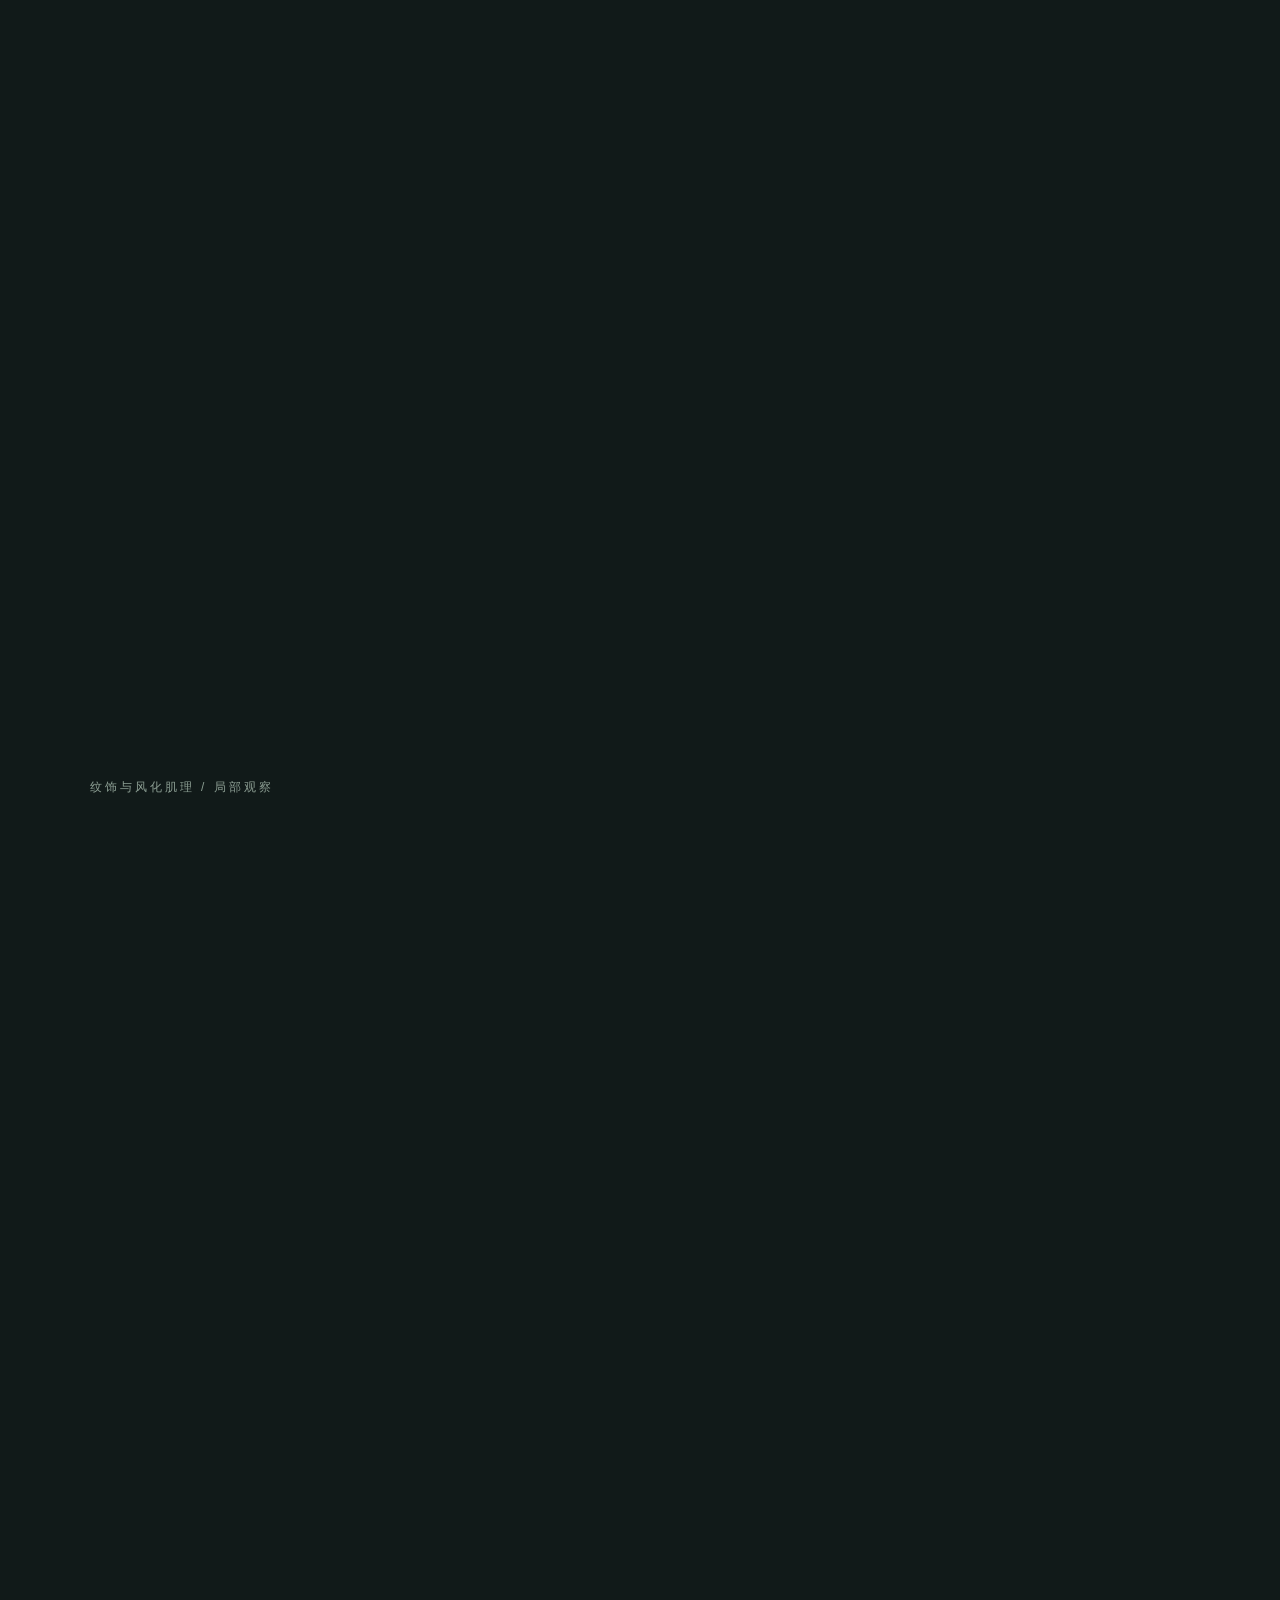
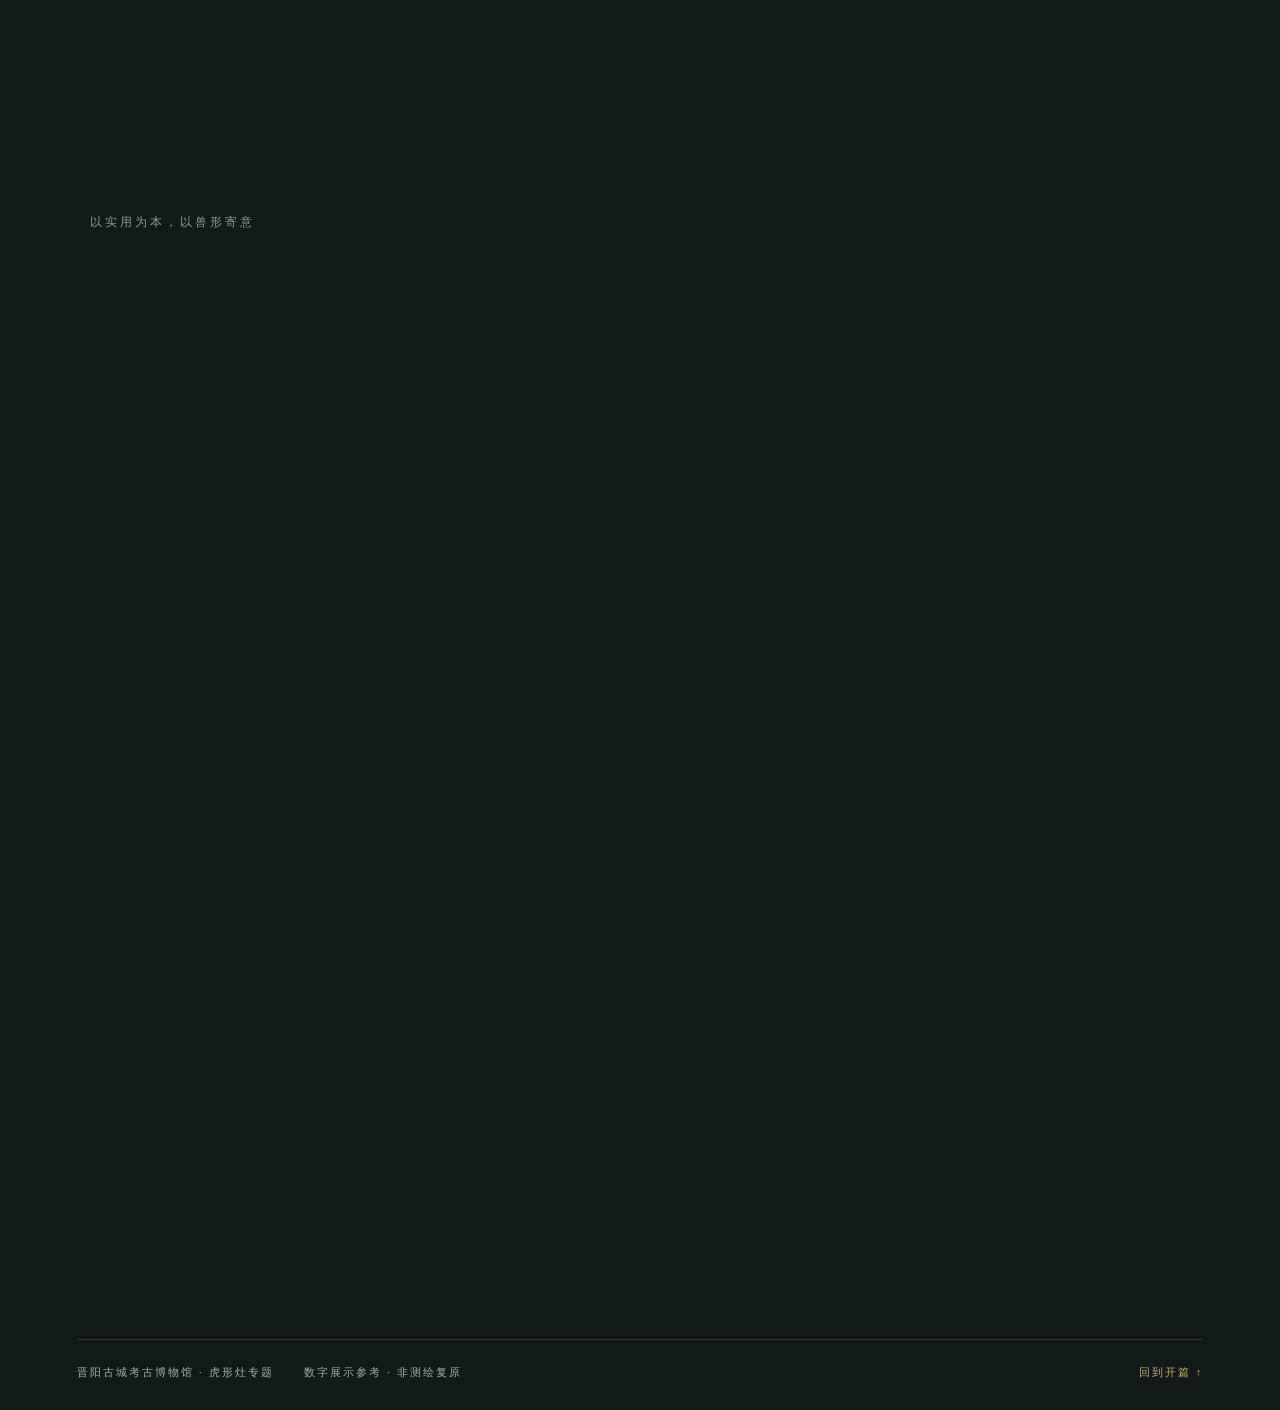
<file: tiger.html>
<!doctype html><html lang="zh-CN"><head><meta charset="UTF-8"><meta name="viewport" content="width=device-width, initial-scale=1"><meta name="theme-color" content="#111A19"><meta name="description" content="从一件青铜炊具，走进春秋晋阳。探索虎形灶的组合结构、虎首纹饰与随行炊事智慧。"><title>晋阳考古・虎形灶 — 一灶伏虎，炊见春秋</title>
<meta property="og:type" content="website">
<meta property="og:site_name" content="晋阳考古・数字展厅">
<meta property="og:title" content="晋阳考古・虎形灶 — 一灶伏虎，炊见春秋">
<meta property="og:description" content="从一件青铜炊具，走进春秋晋阳。虎形灶的组合结构、虎首纹饰与随行炊事智慧。">
<meta property="og:url" content="https://chenzi1112.github.io/tiger-stove/tiger.html">
<meta property="og:image" content="https://chenzi1112.github.io/tiger-stove/og-tiger.jpg">
<meta property="og:image:width" content="1200">
<meta property="og:image:height" content="630">
<meta property="og:image:alt" content="晋阳考古・虎形灶 — 一灶伏虎，炊见春秋">
<meta name="twitter:card" content="summary_large_image">
<meta name="twitter:title" content="晋阳考古・虎形灶 — 一灶伏虎，炊见春秋">
<meta name="twitter:description" content="从一件青铜炊具，走进春秋晋阳。虎形灶的组合结构、虎首纹饰与随行炊事智慧。">
<meta name="twitter:image" content="https://chenzi1112.github.io/tiger-stove/og-tiger.jpg">
<style>html{background:#0b1514}html.gallery-arriving body>:not(#gallery-transfer){opacity:0!important}html.gallery-arriving:after{content:"";z-index:1001;pointer-events:none;background:var(--museum-frame,none) center/100% 100% no-repeat,var(--museum-beam,conic-gradient(from 105deg at 4% -12%,transparent 0deg,#f3c87812 12deg,#ffe0a52d 20deg,transparent 42deg)) center/100% 100% no-repeat,radial-gradient(ellipse at 67% 45%,#243331 0,transparent 55%),#0b1514;position:fixed;inset:0}</style><script>try{if(new URLSearchParams(location.search).get('from')==='gallery'){document.documentElement.classList.add('gallery-arriving');var f=JSON.parse(sessionStorage.getItem('museum-arrival')||'null');if(f&&Date.now()-f.time<30000&&f.image&&f.image.startsWith('data:image/'))document.documentElement.style.setProperty('--museum-frame','url('+JSON.stringify(f.image)+')')}}catch{}</script><script>if("serviceWorker" in navigator && self.isSecureContext)addEventListener("load", function(){navigator.serviceWorker.register("./sw.js").catch(function(){})});</script>
  <script type="module" crossorigin src="./assets/tiger-sA03jmlA.js"></script>
  <link rel="modulepreload" crossorigin href="./assets/RoomEnvironment-BuTPx0qx.js">
  <link rel="modulepreload" crossorigin href="./assets/museum-lighting-BMyw2q5t.js">
  <link rel="modulepreload" crossorigin href="./assets/style-DGL3KsOo.js">
  <link rel="modulepreload" crossorigin href="./assets/OrbitControls-BVcM8wOl.js">
  <link rel="stylesheet" crossorigin href="./assets/museum-lighting-CAwsg_OT.css">
  <link rel="stylesheet" crossorigin href="./assets/style-CJS5khPX.css">
</head><body>
<a class="skip" href="#story">跳至文物介绍</a>
<a class="gallery-return" href="./index.html?select=tiger" aria-label="返回文物转盘"><i aria-hidden="true">‹</i><span>展厅</span></a><header><a class="brand" href="#home"><span>晋阳考古</span><i>・</i>虎形灶</a><nav aria-label="章节导航"><a href="#home">首页</a><a href="#overview">整体</a><a href="#structure">结构</a><a href="#detail">细节</a><a href="#value">价值</a><a href="#closing">收尾</a></nav></header>
<div class="atmosphere" aria-hidden="true"><div class="halo"></div><div class="horizon"></div><div class="grain"></div></div>
<div id="stage" aria-label="可拆解青铜虎形灶三维模型"><canvas id="scene"></canvas><div id="labels" aria-hidden="true"></div></div>
<div id="loading" role="status" aria-live="polite"><span class="loader-mark">晋</span><span id="load-text">正在呈现青铜之美</span><div class="load-track"><i id="load-bar"></i></div><span id="load-percent">0%</span><button id="retry" hidden>重新加载</button></div>
<main id="story">
<section id="home" class="chapter" data-chapter="0"><div class="copy"><p class="eyebrow">春秋 · 赵卿墓</p><h1>一灶伏虎<br>炊见春秋</h1><p class="lead">赵卿墓出土青铜炊具</p><a class="button" href="#overview">开始探索 <span>⟶</span></a></div><div class="chapter-note">伏虎为形 · 烟火为用</div></section>
<section id="overview" class="chapter overview" data-chapter="1"><div class="copy"><p class="eyebrow">02 · 整体</p><h2>一套七件，<br>随行而炊</h2><p>灶体、釜、甑与四节烟筒，可拆分组装，<br class="desktop">反映古人的随行炊事智慧。</p></div><div class="chapter-note">七件组合 / 提链为附属部件</div></section>
<section id="structure" class="chapter" data-chapter="2"><div class="copy"><p class="eyebrow">03 · 结构</p><h2>分而可携<br>合而可炊</h2><p>釜甑层叠，烟筒分节套接。<br>沿着每一道接口，读懂组合的巧思。</p><a class="button" href="./assemble.html">动手组装虎形灶 ⟶</a><div class="small-rule"></div><p class="caption">继续滚动，观察部件展开与归位。</p></div><div class="chapter-note">组合关系示意，非测绘复原</div></section>
<section id="detail" class="chapter right" data-chapter="3"><div class="copy"><p class="eyebrow">04 · 细节</p><h2>虎口纳薪<br>铸纹见威</h2><p>虎口为添柴灶门，虎目与卷曲铸纹<br class="desktop">共同构成伏虎之形。</p><div class="detail-links"><a href="./assemble.html?detail=body">虎首</a><a href="./assemble.html?detail=fu">釜</a><a href="./assemble.html?detail=zeng">甑</a><a href="./assemble.html?detail=pipe1">烟筒</a><a href="./assemble.html?detail=chain">提链</a></div><div class="detail-tags"><span>同心圆虎目</span><span>卷曲铸纹</span><span>青铜土沁</span></div></div><div class="chapter-note">纹饰与风化肌理 / 局部观察</div></section>
<section id="value" class="chapter right" data-chapter="4"><div class="copy"><p class="eyebrow">05 · 价值</p><h2>随行烟火<br>造物有方</h2><div class="value-row"><span>01</span><div><h3>拆装便携</h3><p>分节组合，适应行军等随行炊事需求。</p></div></div><div class="value-row"><span>02</span><div><h3>蒸煮排烟</h3><p>虎口添柴，釜甑蒸煮，烟气经后部烟筒排出。</p></div></div><div class="use-controls" aria-label="炊煮演示控制"><button id="replay-use" disabled>添柴演示 ↻</button><button id="pause-use" disabled aria-pressed="false">暂停烟火</button></div><p class="use-note">添柴 · 生火 · 排烟 / 炊煮过程示意</p></div><div class="chapter-note">以实用为本，以兽形寄意</div></section>
<section id="closing" class="chapter closing" data-chapter="5"><div class="copy"><p class="eyebrow">06 · 结语</p><h2>一器藏巧</h2><p class="closing-line">窥见春秋晋阳烟火与匠心</p><button class="button" id="more">了解更多晋阳文物 <span>⟶</span></button></div><footer><span>晋阳古城考古博物馆 · 虎形灶专题</span><span>数字展示参考 · 非测绘复原</span><a href="#home">回到开篇 ↑</a></footer></section>
</main>
<div class="bottom-bar"><a id="scroll-hint" href="#overview"><span>向下滚动探索</span><i>⌄</i></a><div class="page-index"><span id="current">01</span><b>/ 06</b><div><i id="progress"></i></div></div></div>
<div class="viewer-tools"><button id="inspect" disabled aria-pressed="false">↗ 自由观察</button><button id="reset" hidden>还原视角</button><button id="exit" hidden>退出观察 ×</button><p id="gesture" hidden>拖动旋转 · 双指缩放 · 退出后继续滚动</p></div>
<dialog id="more-dialog"><button class="close" aria-label="关闭">×</button><p class="eyebrow">继续探索</p><h2>从一器，到一城</h2><p>虎形灶见证了春秋晋阳的炊事生活与青铜工艺。走进晋阳古城考古博物馆，继续了解赵卿墓出土文物与晋阳古城的历史。</p><div class="dialog-meta">资料线索：晋阳古城考古博物馆展陈、赵卿墓出土文物。本站模型按参考图制作，尺寸与未见表面存在推定。</div><a class="button" href="./index.html?select=tiger">返回文物转盘 ⟶</a><a class="button" href="#structure" id="back-structure">回看器物结构 ⟶</a></dialog></body></html>
</file>
<file: assets/museum-lighting-CAwsg_OT.css>
:root{--museum-beam:conic-gradient(from 105deg at 4% -12%,transparent 0deg,#f3c87800 3deg,#f3c87812 12deg,#ffe0a52d 20deg,#e6b65f09 33deg,transparent 42deg)}.museum-light-ray{pointer-events:none;background:var(--museum-beam);filter:blur(9px);mix-blend-mode:screen;position:absolute;inset:0;-webkit-mask-image:linear-gradient(#000 0%,#000e 40%,#0005 78%,#0000 100%);mask-image:linear-gradient(#000 0%,#000e 40%,#0005 78%,#0000 100%)}.museum-light-ray:after{content:"";background:radial-gradient(at 0 -8%,#ffe4aa24,#0000 43%);position:absolute;inset:0}#gallery-transfer:before{content:"";background:var(--museum-beam);pointer-events:none;position:absolute;inset:0}#gallery-transfer img{z-index:1;position:relative}@media (width<=760px){:root{--museum-beam:conic-gradient(from 133deg at -20% -8%,transparent 0deg,#f3c87800 3deg,#f3c87812 12deg,#ffe0a52d 20deg,#e6b65f09 33deg,transparent 42deg)}.museum-light-ray{filter:blur(7px)}}
</file>
<file: assets/main-DNqi5KdE.css>
#welcome{isolation:isolate;grid-template-rows:auto 1fr auto;min-height:100svh;transition:opacity .65s,transform .8s cubic-bezier(.2,.7,.2,1)}#welcome:before{content:"";z-index:-1;pointer-events:none;background:radial-gradient(at 78% 54%,#93805c15,#0000 55%),radial-gradient(at 2% 0,#73603b1e,#0000 42%);position:absolute;inset:0}.welcome-header,.welcome-footer{justify-content:space-between;align-items:center;gap:20px;margin:0 4vw;display:flex}.welcome-header{border-bottom:1px solid #c9aa703b;min-height:82px;padding:0 12px}.welcome-brand{letter-spacing:3px;white-space:nowrap;margin:0;font:25px Songti SC,STSong,serif}.welcome-brand span{color:var(--gold)}.welcome-edition{letter-spacing:3px;color:#a9b0a4;font-size:11px}.welcome-layout{grid-template-rows:auto auto;grid-template-columns:minmax(340px,.88fr) minmax(0,1.3fr);align-content:center;align-items:center;gap:38px 35px;width:100%;max-width:1600px;margin:auto;padding:40px 7vw;display:grid}.welcome-copy{z-index:1;grid-area:1/1}.welcome-eyebrow{letter-spacing:5px;color:#c9aa70;align-items:center;gap:16px;margin:0 0 25px;font:13px Songti SC,serif;display:flex}.welcome-eyebrow i{background:var(--gold);width:35px;height:1px}#welcome-title{letter-spacing:.14em;color:#eedcba;margin:0;font:400 clamp(60px,5.5vw,88px)/1.3 Songti SC,STSong,serif}#welcome-title span{color:#c9aa70}.welcome-description{letter-spacing:2px;color:#adb5a8;margin:23px 0 0;font:16px/2 Songti SC,STSong,serif}.welcome-art{grid-area:1/2/3;align-self:center;min-width:0;margin:0 -3vw 0 -2vw;position:relative}.welcome-art img{object-fit:contain;opacity:.94;width:100%;height:auto;max-height:660px;display:block;-webkit-mask-image:linear-gradient(90deg,#0000,#000 10% 92%,#0000),linear-gradient(#0000,#000 12% 83%,#0000);mask-image:linear-gradient(90deg,#0000,#000 10% 92%,#0000),linear-gradient(#0000,#000 12% 83%,#0000);-webkit-mask-composite:source-in;mask-composite:intersect}.welcome-art figcaption{text-align:center;letter-spacing:7px;color:#a49472;margin-top:12px;font:12px Songti SC,serif}.welcome-loading{z-index:2;grid-area:2/1;max-width:460px}.welcome-progress-heading{justify-content:space-between;align-items:baseline;gap:15px;margin-bottom:12px;display:flex}.welcome-progress-heading p{letter-spacing:1.2px;color:#adb7aa;margin:0;font-size:12px;line-height:1.6}#welcome-percent{color:#d5bd91;font-variant-numeric:tabular-nums;white-space:nowrap;font:28px/1 Georgia,serif}#welcome-percent span{color:#859183;margin-left:5px;font:11px sans-serif}.welcome-track{background:#c9aa702b;width:100%;height:2px;overflow:hidden}.welcome-track i{transform-origin:0;background:#d7b77c;width:100%;height:100%;transition:transform .25s linear;display:block;transform:scaleX(0)}.welcome-assets{grid-template-columns:1fr 1fr 1fr;gap:10px;margin:20px 0 24px;padding:0;list-style:none;display:grid}.welcome-assets li{color:#d3d3bf;letter-spacing:1px;align-items:center;gap:9px;font:15px Songti SC,serif;display:flex}.welcome-asset-mark{color:#9a9e8e;border:1px solid #c9aa7036;border-radius:50%;flex-shrink:0;place-items:center;width:28px;height:28px;font:12px Georgia,serif;display:grid}.welcome-assets small{color:#7f9081;letter-spacing:.6px;margin-top:5px;font:10px/1.4 sans-serif;display:block}.welcome-assets [data-state=ready] .welcome-asset-mark{color:#d5b978;border-color:#c9aa7090}.welcome-assets [data-state=ready] small{color:#adb899}.welcome-assets [data-state=error] small{color:#e5ac88}#welcome-enter{color:#e9d2a5;letter-spacing:3px;background:#b6996320;border:1px solid #c9aa70;justify-content:space-between;align-items:center;width:100%;min-height:54px;padding:12px 23px;font:20px Songti SC,serif;transition:background .25s,opacity .25s;display:flex}#welcome-enter:disabled{opacity:.58;cursor:wait;color:#b2b29b;background:0 0;border-color:#c9aa7055}#welcome-enter:not(:disabled):hover{background:#b699633d}#welcome-enter span{font:26px Georgia,serif}#welcome-retry{color:#e4c58b;letter-spacing:2px;background:#c9aa7017;border:1px solid #c9aa7080;width:100%;min-height:44px;margin-top:12px;padding:13px;font-size:13px}.welcome-note{letter-spacing:1.2px;text-align:center;color:#859584;margin:11px 0 0;font-size:10px;line-height:1.7}.welcome-reading{color:#8b9b8b;text-align:center;margin:12px 0 0;font-size:11px;position:relative}.welcome-reading summary{cursor:pointer;text-underline-offset:4px;width:fit-content;min-height:24px;margin:auto;padding:3px 0;text-decoration:underline;list-style:none}.welcome-reading summary::-webkit-details-marker{display:none}.welcome-reading summary:focus-visible{outline:2px solid var(--gold);outline-offset:3px}.welcome-reading div{justify-content:center;gap:23px;margin:8px 0 0;display:flex}.welcome-reading a{color:#c9b995;padding:8px 0;display:block}.welcome-footer{letter-spacing:2px;color:#738576;border-top:1px solid #c9aa7025;min-height:57px;padding:0 12px;font:10px Songti SC,serif}.welcome-revealing #welcome{opacity:0;pointer-events:none;transform:translateY(-15px)}.welcome-pending #asset-status{visibility:hidden}@media (width>=761px) and (height<=780px){.welcome-layout{row-gap:24px;padding-top:24px;padding-bottom:20px}#welcome-title{font-size:60px}.welcome-eyebrow{margin-bottom:15px}.welcome-description{margin-top:15px;font-size:14px}.welcome-assets{margin:15px 0 18px}.welcome-art img{max-height:490px}}@media (width<=760px){.welcome-header,.welcome-footer{margin:0 6vw;padding:0}.welcome-header{min-height:65px}.welcome-brand{letter-spacing:1.5px;font-size:18px}.welcome-edition{letter-spacing:1px;text-align:right;max-width:70px;font-size:9px;line-height:1.8}.welcome-layout{grid-template-rows:auto minmax(155px,1fr) auto;grid-template-columns:1fr;align-content:stretch;row-gap:0;max-width:540px;min-height:calc(100svh - 112px);padding:25px 8vw 18px}.welcome-copy{text-align:center;grid-area:1/1}.welcome-eyebrow{letter-spacing:4px;justify-content:center;gap:10px;margin-bottom:12px;font-size:10px}.welcome-eyebrow i{width:24px}#welcome-title{letter-spacing:.13em;font-size:46px;line-height:1.28}#welcome-title br{display:none}#welcome-title span{display:block}.welcome-description{letter-spacing:1px;margin:12px 0 0;font-size:12px;line-height:1.8}.welcome-art{grid-area:2/1;align-self:center;margin:0 -8vw}.welcome-art img{object-fit:contain;width:min(100%,1.2865*clamp(160px,30svh,290px));height:auto;margin:0 auto}.welcome-art figcaption{display:none}.welcome-loading{grid-area:3/1;width:100%;max-width:none}.welcome-progress-heading{margin-bottom:9px}.welcome-progress-heading p{letter-spacing:.6px;font-size:11px}#welcome-percent{font-size:24px}.welcome-assets{gap:8px;margin:14px 0 17px}.welcome-assets li{letter-spacing:.5px;gap:7px;font-size:13px}.welcome-asset-mark{width:23px;height:23px;font-size:10px}.welcome-assets small{margin-top:4px;font-size:9px}#welcome-enter{min-height:49px;padding:10px 20px;font-size:18px}.welcome-note{letter-spacing:.7px;margin-top:9px;font-size:9px}.welcome-reading{margin-top:8px;font-size:10px}.welcome-footer{letter-spacing:1px;min-height:47px;font-size:9px}.welcome-footer span:last-child{display:none}}@media (width<=760px) and (height<=720px){.welcome-layout{padding-top:17px;padding-bottom:10px}#welcome-title{font-size:38px}.welcome-description{margin-top:8px;font-size:11px}.welcome-eyebrow{margin-bottom:8px}.welcome-art img{width:206px;height:auto}.welcome-assets{margin:12px 0 14px}.welcome-header{min-height:58px}.welcome-footer{min-height:40px}.welcome-layout{min-height:calc(100svh - 98px)}}@media (prefers-reduced-motion:reduce){#welcome,.welcome-track i,#welcome-enter{transition:none!important}.welcome-revealing #welcome{transform:none}}.welcome-skip{color:#c9aa70;letter-spacing:1px;text-underline-offset:4px;cursor:pointer;opacity:.85;background:0 0;border:0;margin:10px auto 0;padding:4px 2px;font:12px/1.6 PingFang SC,sans-serif;text-decoration:underline;display:block}.welcome-skip:hover{opacity:1;color:#e6c894}.welcome-skip[hidden]{display:none}:root{--ink:#111a19;--gold:#c9aa70;--ivory:#ede5d5;--muted:#a4ada5;color:var(--ivory);--lightningcss-light: ;--lightningcss-dark:initial;color-scheme:dark;background:#0b1514;font-family:PingFang SC,Microsoft YaHei,sans-serif}*{box-sizing:border-box}body{min-width:300px;margin:0;overflow-x:hidden}button,a{-webkit-tap-highlight-color:transparent}button{font:inherit;color:inherit;cursor:pointer}a{color:inherit;text-decoration:none}button:focus-visible,a:focus-visible{outline:2px solid var(--gold);outline-offset:6px}button:disabled{opacity:.4;cursor:wait}[hidden]{display:none!important}.gallery-header{z-index:10;border-bottom:1px solid #c9aa7040;justify-content:space-between;align-items:center;height:78px;padding:0 1.5vw;display:flex;position:absolute;inset:0 2.5vw auto}.gallery-brand{letter-spacing:4px;white-space:nowrap;font:27px Songti SC,STSong,serif}.gallery-brand span{color:var(--gold)}nav{align-items:stretch;gap:45px;height:100%;display:flex}nav a,nav button{letter-spacing:2px;color:#bfc5bc;background:0 0;border:0;align-items:center;padding:0 3px;font:19px Songti SC,serif;display:flex;position:relative}nav [aria-current]{color:var(--gold)}nav [aria-current]:after{content:"";background:var(--gold);height:2px;position:absolute;bottom:0;left:0;right:0}#collection{isolation:isolate;height:100svh;min-height:650px;position:relative;overflow:hidden}.gallery-atmosphere{z-index:-2;background:radial-gradient(at 20% 25%,#7e725723,#0000 38%),radial-gradient(at 65% 60%,#3f51443a,#0000 58%),#0b1514;position:absolute;inset:0}.gallery-atmosphere:after{content:"";background:radial-gradient(#77674d17,#0000 70%);position:absolute;inset:40% 0 0}.gallery-intro{pointer-events:none;z-index:2;position:absolute;top:14%;left:4vw}.gallery-intro h1{letter-spacing:.12em;color:#e8d5ae;margin:0;font:clamp(30px,3.1vw,51px)/1.4 Songti SC,STSong,serif}.gallery-intro p{color:var(--muted);letter-spacing:3px;align-items:center;gap:24px;margin:14px 0 0;font:clamp(13px,1.3vw,19px)/1.7 Songti SC,serif;display:flex}.gallery-intro i{background:var(--gold);width:48px;height:1px}#gallery-stage{z-index:0;position:absolute;inset:0}#gallery-canvas{touch-action:pan-y;cursor:grab;-webkit-user-select:none;user-select:none;width:100%;height:100%;display:block}#gallery-canvas:active{cursor:grabbing}#platform-labels{pointer-events:none;position:absolute;inset:0}.platform-label{text-align:center;white-space:nowrap;pointer-events:auto;letter-spacing:2px;color:#e0cba4;text-shadow:0 2px 10px #000;background:0 0;border:0;padding:10px 20px;font:21px Songti SC,serif;position:absolute;transform:translate(-50%,-50%)}.platform-label small{color:var(--muted);letter-spacing:3px;margin-top:5px;font-size:11px;display:block}.platform-label:disabled{opacity:.7;cursor:default}.carousel-arrow{z-index:4;border:1px solid var(--gold);color:#e6cd98;background:#0d1b17a0;border-radius:50%;width:54px;height:54px;font:30px/1 serif;transition:background .2s,transform .2s;position:absolute;top:49%}.carousel-arrow:hover{background:#c9aa7025;transform:scale(1.06)}.previous{left:2.5vw}.next{right:2.5vw}.selection-info{text-align:center;z-index:3;pointer-events:none;width:430px;position:absolute;bottom:13.5%;left:50%;transform:translate(-50%)}.selection-kicker{letter-spacing:4px;color:#9aa99e;margin:0 0 4px;font:10px/1.5 sans-serif}.selection-info h2{letter-spacing:7px;color:#efdec2;justify-content:center;align-items:center;gap:24px;margin:0;font:43px/1.2 Songti SC,STSong,serif;display:flex}.selection-info h2:before,.selection-info h2:after{content:"";background:#c9aa7080;width:54px;height:1px;display:block}#artifact-line{letter-spacing:2px;color:#c5c7b6;margin:11px 0 0;font:18px/1.6 Songti SC,serif}.enter-artifact{pointer-events:auto;border:1px solid var(--gold);color:#e5c68f;letter-spacing:3px;background:#0c1917b0;justify-content:space-between;align-items:center;gap:32px;min-width:260px;min-height:49px;margin-top:20px;padding:12px 28px;font:22px/1.4 Songti SC,serif;transition:background .2s;display:inline-flex}.enter-artifact:hover{background:#c9aa7025}.enter-artifact span{font:27px serif}#asset-status{z-index:6;text-align:center;color:#bdc6b7;letter-spacing:2px;background:#10201ddc;border:1px solid #c9aa7030;max-width:80vw;padding:18px 26px;font-size:12px;transition:opacity .3s;position:absolute;top:51%;left:50%;transform:translate(-50%,-50%)}#asset-status.done{opacity:0;pointer-events:none}.asset-track{background:#c9aa7033;width:180px;height:1px;margin:14px auto 0}.asset-track i{background:var(--gold);width:0;height:1px;display:block}#retry-model{color:var(--gold);background:0 0;border:1px solid #c9aa7050;margin:14px auto 0;padding:8px 12px;font-size:12px;display:block}#direct-entry{text-underline-offset:4px;margin-top:12px;font-size:12px;text-decoration:underline;display:block}.gallery-footer{z-index:4;justify-content:space-between;align-items:center;gap:20px;display:flex;position:absolute;bottom:4.5%;left:4vw;right:4vw}.artifact-tabs{gap:14px;display:flex}.artifact-tabs button{letter-spacing:2px;color:#b5c0b1;background:#0b171699;border:1px solid #9fa58d66;min-width:104px;padding:10px 17px;font:17px Songti SC,serif}.artifact-tabs [aria-pressed=true]{color:var(--gold);border-color:var(--gold)}#carousel-hint{white-space:nowrap;letter-spacing:3px;color:#9fae9e;margin:0;font:13px Songti SC,serif;position:absolute;left:50%;transform:translate(-50%)}.collection-index{width:78px;padding-bottom:10px;position:relative}.collection-index span{color:var(--gold);font:25px serif}.collection-index b{color:var(--muted);padding-left:10px;font:12px serif}.collection-index i{background:linear-gradient(90deg,#c9aa70 50%,#c9aa7033 50%);width:100%;height:1px;position:absolute;bottom:0;left:0}dialog{width:min(550px,90vw);color:var(--ivory);background:#14211f;border:1px solid #c9aa7055;padding:40px;box-shadow:0 30px 120px #000a}dialog::backdrop{-webkit-backdrop-filter:blur(8px);backdrop-filter:blur(8px);background:#000a}#about-close,#workshop-close{color:var(--gold);background:0 0;border:0;font-size:27px;position:absolute;top:8px;right:13px}.dialog-eyebrow{color:var(--gold);letter-spacing:3px;font:12px Songti SC,serif}dialog h2{font:400 34px/1.5 Songti SC,serif}dialog p{color:#c2c9bc;font-size:14px;line-height:1.9}dialog small{color:var(--muted);margin-top:24px;font-size:11px;line-height:1.8;display:block}.about-links{color:var(--gold);gap:22px;font-size:14px;display:flex}.no-script{z-index:30;background:#13211f;padding:30px;position:fixed;bottom:30%;left:10%;right:10%}.no-script a{text-decoration:underline}.entering .gallery-intro,.entering .selection-info,.entering .gallery-footer,.entering .carousel-arrow,.entering .gallery-header,.entering #platform-labels,.entering #asset-status{opacity:0;pointer-events:none;transition:opacity .35s}.gallery-header,.gallery-intro,.selection-info,.gallery-footer{transition:opacity .35s}.arrived-back .gallery-intro{animation:.5s both soft-in}@keyframes soft-in{0%{opacity:0;transform:translateY(8px)}to{opacity:1;transform:none}}@media (width<=760px){.gallery-header{height:104px;padding:17px 0 0;display:block;inset:0 6vw auto}.gallery-brand{letter-spacing:2px;text-align:center;font-size:21px;display:block}nav{justify-content:center;gap:42px;height:43px;margin-top:8px}nav a,nav button{font-size:14px}.gallery-intro{top:128px;left:7vw}.gallery-intro h1{letter-spacing:.06em;font-size:26px}.gallery-intro p{letter-spacing:1.5px;gap:13px;margin-top:8px;font-size:11px}.gallery-intro i{width:25px}#collection{min-height:640px}#gallery-stage{inset:0}.carousel-arrow{width:37px;height:37px;font-size:23px;top:48%}.previous{left:3vw}.next{right:3vw}.selection-info{width:90%;bottom:128px}.selection-kicker{margin-bottom:5px;font-size:9px}.selection-info h2{letter-spacing:5px;gap:19px;font-size:32px}.selection-info h2:before,.selection-info h2:after{width:35px}#artifact-line{letter-spacing:1px;margin-top:8px;font-size:14px}.enter-artifact{min-width:220px;min-height:44px;margin-top:14px;padding:8px 25px;font-size:17px}.gallery-footer{gap:10px;bottom:29px;left:7vw;right:7vw}.artifact-tabs{gap:9px}.artifact-tabs button{min-width:83px;padding:8px 12px;font-size:13px}#carousel-hint{letter-spacing:1.5px;font-size:10px;top:-27px}.collection-index{width:62px}.collection-index span{font-size:23px}.collection-index b{padding-left:7px;font-size:11px}.platform-label{letter-spacing:1px;padding:8px 10px;font-size:12px}.platform-label small{letter-spacing:1px;margin-top:4px;font-size:8px}#asset-status{letter-spacing:1px;max-width:80%;padding:16px;font-size:11px;top:45%}.asset-track{width:140px}dialog{padding:30px}dialog h2{font-size:28px}}@media (height<=720px) and (width>=761px){.gallery-intro{top:15%}.gallery-intro h1{font-size:32px}.selection-info{bottom:13%}.selection-kicker{display:none}.selection-info h2{font-size:30px}.enter-artifact{min-height:42px;margin-top:10px;padding:8px 25px;font-size:17px}#artifact-line{margin-top:5px;font-size:15px}}@media (prefers-reduced-motion:reduce){*,:before,:after{transition:none!important;animation:none!important}}.selection-kicker{display:none}.selection-info{bottom:10.8%}@media (width<=760px){.selection-info{bottom:128px}.platform-label{display:none}}.about-links{flex-wrap:wrap;gap:15px 20px}@media (width<=760px){.artifact-tabs{gap:6px}.artifact-tabs button{min-width:0;padding:9px 10px;font-size:12px}.gallery-footer{left:6vw;right:6vw}.collection-index{width:55px}}@media (width>=761px) and (width<=1100px){#carousel-hint{left:auto;right:100px;transform:none}.artifact-tabs{gap:8px}.artifact-tabs button{min-width:90px;padding:10px 13px}}#gallery-workshop .workshop-links{grid-template-columns:1fr 1fr;gap:14px;margin:22px 0 6px;display:grid}#gallery-workshop .workshop-links a{background:#101d1a;border:1px solid #c9aa7033;padding:10px;transition:border-color .3s,background .3s;display:block}#gallery-workshop .workshop-links a:hover{background:#16261f;border-color:#c9aa70}#gallery-workshop .workshop-links img{border:1px solid #c9aa7022;width:100%;height:auto;display:block}#gallery-workshop .workshop-links span{color:var(--gold);letter-spacing:1px;margin-top:10px;font:19px Songti SC,serif;display:block}#gallery-workshop .workshop-links small{color:var(--muted);letter-spacing:0;min-height:2.4em;margin-top:4px;font-size:11px;line-height:1.6;display:block}@media (width<=760px){#gallery-workshop .workshop-links{grid-template-columns:1fr}}
</file>
<file: assets/game-poster-65hJFetF.css>
:root{--museum-beam:conic-gradient(from 105deg at 4% -12%,transparent 0deg,#f3c87800 3deg,#f3c87812 12deg,#ffe0a52d 20deg,#e6b65f09 33deg,transparent 42deg)}.museum-light-ray{pointer-events:none;background:var(--museum-beam);filter:blur(9px);mix-blend-mode:screen;position:absolute;inset:0;-webkit-mask-image:linear-gradient(#000 0%,#000e 40%,#0005 78%,#0000 100%);mask-image:linear-gradient(#000 0%,#000e 40%,#0005 78%,#0000 100%)}.museum-light-ray:after{content:"";background:radial-gradient(at 0 -8%,#ffe4aa24,#0000 43%);position:absolute;inset:0}#gallery-transfer:before{content:"";background:var(--museum-beam);pointer-events:none;position:absolute;inset:0}#gallery-transfer img{z-index:1;position:relative}@media (width<=760px){:root{--museum-beam:conic-gradient(from 133deg at -20% -8%,transparent 0deg,#f3c87800 3deg,#f3c87812 12deg,#ffe0a52d 20deg,#e6b65f09 33deg,transparent 42deg)}.museum-light-ray{filter:blur(7px)}}:root{color:#ede5d5;font-synthesis:none;--gold:#c9aa70;--muted:#a4ada5;--line:#c9aa7038;background:#0b1514;font-family:PingFang SC,Microsoft YaHei,sans-serif}*{box-sizing:border-box}body{margin:0}button,a{-webkit-tap-highlight-color:transparent}button{font:inherit}a{color:inherit;text-decoration:none}button{color:inherit;cursor:pointer}button:disabled{cursor:default;opacity:.45}[hidden]{display:none!important}:focus-visible{outline-offset:5px;outline:2px solid #f0ce8c}header{border-bottom:1px solid var(--line);justify-content:space-between;align-items:center;gap:20px;height:88px;margin:0 5vw;display:flex}.brand{letter-spacing:2px;font:24px Songti SC,STSong,SimSun,serif}.brand span{color:var(--gold)}header nav{color:var(--muted);gap:28px;font-size:13px;display:flex}header nav a:hover{color:var(--gold)}.game-shell{max-width:1600px;margin:auto;padding:38px 5vw 22px}.intro{justify-content:space-between;align-items:flex-end;gap:24px;margin-bottom:28px;display:flex}.eyebrow{color:var(--gold);letter-spacing:3px;margin:0 0 12px;font-size:11px}h1{letter-spacing:4px;margin:0 0 10px;font:42px/1.25 Songti SC,STSong,SimSun,serif}h2{margin:14px 0;font:26px/1.4 Songti SC,STSong,SimSun,serif}p{line-height:1.8}.intro p:not(.eyebrow){color:var(--muted);margin:0;font-size:13px}.score{text-align:right;min-width:150px}.score strong{color:var(--gold);font:38px Georgia,serif}.score span{color:var(--muted);font-size:13px}.score-track{background:#ffffff13;height:2px;margin-top:12px;overflow:hidden}.score-track i{background:var(--gold);width:0;height:100%;transition:width .4s;display:block}.game-layout{grid-template-columns:minmax(0,1fr) 350px;gap:28px;display:grid}.stage-wrap{border:1px solid var(--line);background:radial-gradient(at 48% 46%,#283b3455,#0000 64%),linear-gradient(160deg,#15221f55,#07100f);min-width:0;position:relative;overflow:hidden}.game-stage{isolation:isolate;height:clamp(410px,53vh,660px);position:relative}.game-stage canvas{touch-action:pan-y;z-index:1;width:100%;height:100%;display:block;position:relative}.atmosphere{pointer-events:none;position:absolute;inset:0;overflow:hidden}.stage-caption{letter-spacing:2px;color:var(--muted);z-index:2;pointer-events:none;font-size:10px;position:absolute;top:18px;left:20px}.stage-caption:before{content:"●";color:var(--gold);margin-right:9px;font-size:7px}.stage-tools{border-top:1px solid var(--line);background:#0b1514bb;justify-content:space-between;align-items:center;gap:8px;padding:14px 18px;font-size:12px;display:flex}.tool-buttons{flex-wrap:wrap;gap:8px;display:flex}.subtle,.mode-button{border:1px solid var(--line);background:0 0;padding:9px 12px;font-size:12px}.subtle:hover,.subtle[aria-pressed=true],.mode-button[aria-pressed=true]{border-color:var(--gold);color:#e8c88d;background:#c9aa7012}.gesture{color:var(--muted);margin:0;font-size:11px;line-height:1.6}.game-panel{border-top:2px solid var(--gold);flex-direction:column;padding:22px 0;display:flex}.panel-kicker{color:var(--gold);letter-spacing:2px;justify-content:space-between;font-size:11px;display:flex}.clue{min-height:60px;margin:0 0 18px;font-size:16px;line-height:1.9}.primary{background:var(--gold);border:1px solid var(--gold);color:#101c18;justify-content:space-between;align-items:center;gap:24px;padding:13px 20px;font-size:13px;display:inline-flex}.primary:hover{background:#e1c38c}.outline-link{border:1px solid var(--line);text-align:center;padding:12px 16px;font-size:12px}.feedback{border-left:2px solid var(--line);color:var(--muted);background:#c9aa7009;min-height:88px;margin:18px 0;padding:15px 17px;font-size:13px}.feedback p{margin:0}.feedback strong{color:#e9ce96;margin-bottom:5px;font-weight:500;display:block}.feedback[data-tone=correct]{border-color:#a9bd8c}.feedback[data-tone=wrong]{border-color:#c28e6c}.panel-actions{flex-wrap:wrap;gap:10px;margin-top:auto;display:flex}.panel-actions button{flex:1}.text-link{color:var(--gold);padding:14px 0;font-size:12px;display:inline-block}.answer-grid{grid-template-columns:1fr 1fr;gap:8px;margin-top:4px;display:grid}.answer{border:1px solid var(--line);text-align:left;background:#15221f;align-items:center;gap:10px;padding:12px;font-size:13px;display:flex}.answer b{color:var(--gold);font:400 19px Georgia}.answer:hover,.answer.is-found{border-color:var(--gold);background:#c9aa7012}.answer.is-found:after{content:"✓";color:#bdcf9f;margin-left:auto}.mini-label{color:var(--muted);margin:8px 0 12px;font-size:11px;line-height:1.7}.pins{pointer-events:none;z-index:3;position:absolute;inset:0}.pin{color:#f0cd8a;pointer-events:auto;background:#10201de8;border:1px solid #e0bf7a;border-radius:50%;width:34px;height:34px;font:16px Georgia;position:absolute;transform:translate(-50%,-50%);box-shadow:0 0 0 5px #c9aa7012}.pin:hover,.pin.hinted{color:#10201d;background:#c9aa70;box-shadow:0 0 0 9px #c9aa7020}.pin.found{color:#101e18;background:#8eaa77;border-color:#bdd09b}.pin.offscreen{display:none}.found-strip{border-top:1px solid var(--line);color:var(--muted);flex-wrap:wrap;gap:14px;margin-top:22px;padding-top:17px;font-size:11px;display:flex}.found-strip span.done{color:#dfc188}footer{color:#8d9b91;letter-spacing:1px;justify-content:space-between;gap:20px;max-width:1600px;margin:0 auto;padding:20px 5vw 26px;font-size:10px;line-height:1.8;display:flex}.loading{z-index:5;text-align:center;background:#0c1815f2;flex-direction:column;justify-content:center;align-items:center;gap:16px;padding:28px;font-size:13px;display:flex;position:absolute;inset:0}.loading progress{width:130px;height:3px;accent-color:var(--gold)}.retry{border:1px solid var(--gold);color:var(--gold);background:0 0;padding:9px 20px}dialog{color:#ede5d5;border:1px solid var(--gold);background:#101e19;width:calc(100% - 36px);max-width:470px;padding:32px}dialog::backdrop{-webkit-backdrop-filter:blur(5px);backdrop-filter:blur(5px);background:#020907b8}dialog .close{float:right;color:var(--muted);background:0 0;border:0;font-size:24px}dialog p{color:var(--muted);font-size:14px}.completion-emblem{color:var(--gold);letter-spacing:8px;font:46px Songti SC,serif}.dialog-actions{flex-wrap:wrap;gap:12px;display:flex}.specimens{background:var(--line);border-top:1px solid var(--line);grid-template-columns:repeat(3,1fr);gap:1px;display:grid}.specimen{text-align:left;touch-action:pan-y;background:#0f1d18;border:0;justify-content:space-between;align-items:center;gap:5px;padding:13px 10px;font-size:12px;display:flex}.specimen b{color:var(--gold);margin-right:8px;font:20px Georgia}.specimen small{color:var(--muted);font-size:10px}.specimen[aria-pressed=true]{box-shadow:inset 0 -2px var(--gold);background:#3a3924}.specimen.is-found{background:#1b2c20}.specimen.is-found small{color:#bdcf9f}.slots{gap:10px;display:grid}.slot{text-align:left;background:#10201a;border:1px dashed #c9aa7059;min-height:87px;padding:14px 16px;display:block}.slot span{letter-spacing:2px;color:var(--gold);font-size:10px}.slot strong{margin:6px 0;font:20px Songti SC,STSong,serif;display:block}.slot small{color:var(--muted);font-size:11px;line-height:1.7;display:block}.slot:hover,.slot.drag-over{border-color:var(--gold);background:#c9aa7014}.slot.is-found{background:#19302450;border-style:solid;border-color:#829b6d}.guardian-panel .feedback{min-height:76px;margin-top:14px}.guardian-panel{padding-top:18px}.guardian-panel h2{margin:12px 0 8px;font-size:25px}.guardian-panel .clue{min-height:0;color:var(--muted);margin-bottom:14px;font-size:13px}.mode-row{align-items:center;gap:8px;margin-bottom:16px;display:flex}.mode-button{padding:7px 11px}.model-name{color:var(--gold);letter-spacing:2px;z-index:2;white-space:nowrap;pointer-events:none;font-size:11px;position:absolute;transform:translate(-50%)}.drag-ghost{z-index:100;pointer-events:none;border:1px solid var(--gold);color:#efcd8a;background:#283c2bf2;padding:14px 20px;font-size:13px;position:fixed;transform:translate(-50%,-110%)}.guardian-stage .game-stage{height:clamp(395px,50vh,620px)}.sr-only{clip:rect(0,0,0,0);white-space:nowrap;border:0;width:1px;height:1px;margin:-1px;padding:0;position:absolute;overflow:hidden}.skip{z-index:50;color:#111;background:#c9aa70;padding:12px;position:absolute;top:-80px;left:12px}.skip:focus{top:8px}@media (width>=1500px){.game-layout{grid-template-columns:minmax(0,1fr) 380px;gap:45px}.clue{font-size:17px}}@media (width<=1050px){.game-layout{grid-template-columns:minmax(0,1fr) 300px;gap:20px}.stage-tools{flex-direction:column;align-items:flex-start}.game-shell{padding-top:28px}}@media (width<=760px){header{height:72px;margin:0 5vw}.brand{letter-spacing:1px;font-size:19px}header nav{gap:14px;font-size:11px}header nav .other-game{display:none}.game-shell{padding:24px 5vw 12px}.intro{gap:12px;margin-bottom:20px}h1{letter-spacing:3px;margin-bottom:8px;font-size:31px}.eyebrow{letter-spacing:2px;margin-bottom:9px;font-size:9px}.intro p:not(.eyebrow){max-width:230px;font-size:11px}.score{min-width:68px}.score strong{font-size:30px}.score span{font-size:11px}.score-track{margin-top:8px}.game-layout{flex-direction:column;gap:20px;display:flex}.game-stage{height:340px}.guardian-stage .game-stage{height:290px}.stage-caption{font-size:9px;top:12px;left:13px}.stage-tools{flex-direction:row;align-items:center;gap:8px;padding:11px 13px}.subtle{padding:8px 9px;font-size:11px}.gesture{max-width:125px;font-size:9px}.game-panel{padding-top:17px}.game-panel h2{margin:10px 0;font-size:25px}.clue{min-height:0;margin-bottom:12px;font-size:14px}.feedback{min-height:76px;margin:14px 0;font-size:12px}.answer{padding:12px;font-size:12px}.found-strip{gap:12px;margin-top:17px;padding-top:12px}.specimen{flex-wrap:wrap;gap:3px;padding:12px 8px;font-size:11px}.specimen b{margin-right:5px;font-size:17px}.specimen small{font-size:9px}.slot{min-height:82px;padding:11px 14px}.slots{gap:8px}.slot strong{margin:4px 0;font-size:20px}.guardian-panel .feedback{min-height:65px}.mode-row{margin-bottom:12px}footer{flex-direction:column;gap:7px;padding-top:18px;font-size:9px}.pin{width:32px;height:32px}.model-name{letter-spacing:1px;font-size:9px}}@media (width<=360px){.game-stage{height:300px}.guardian-stage .game-stage{height:255px}.intro p:not(.eyebrow){max-width:205px}h1{font-size:28px}.stage-tools{flex-direction:column;align-items:flex-start}.gesture{max-width:none}.specimen small{display:none}}@media (prefers-reduced-motion:reduce){*,:before,:after{scroll-behavior:auto!important;transition:none!important;animation:none!important}}.mode-drag .specimen{touch-action:none}dialog #poster-note{color:#8d9b91;min-height:1.2em;margin-top:12px;font-size:11px;line-height:1.7;display:block}dialog .dialog-actions{flex-wrap:wrap}
</file>
<file: assets/style-CJS5khPX.css>
.gallery-return{z-index:25;color:#c9aa70;align-items:center;gap:3px;padding:5px 0;font:12px Songti SC,serif;display:flex;position:fixed;top:25px;left:17px}.gallery-return>i{font:23px/1 serif}.gallery-return:hover{color:#f0d9b0}#gallery-transfer{z-index:1000;pointer-events:none;background:radial-gradient(at 67% 45%,#243331 0,#0000 55%),#0b1514;transition:opacity .6s;position:fixed;inset:0}#gallery-transfer img{object-fit:fill;width:100%;height:100%;display:block}#gallery-transfer.finished{opacity:0}html.gallery-arriving body>:not(#gallery-transfer){opacity:0!important}html.gallery-arriving{background:#0b1514}@media (width<=760px){.gallery-return{font-size:11px;top:22px;left:15px}}@media (prefers-reduced-motion:reduce){#gallery-transfer{transition:none}}:root{--bg:#111a19;--gold:#c9aa70;--text:#ede5d5;--muted:#a4ada5;--margin:6vw;--lightningcss-light: ;--lightningcss-dark:initial;color-scheme:dark;color:var(--text);background:var(--bg);font-family:PingFang SC,Microsoft YaHei,sans-serif}*{box-sizing:border-box}body{margin:0;overflow-x:hidden}a{color:inherit;text-decoration:none}button{font:inherit;color:inherit;cursor:pointer}button:disabled{opacity:.4;cursor:wait}button:focus-visible,a:focus-visible{outline:2px solid var(--gold);outline-offset:7px}header{z-index:20;height:82px;padding:0 var(--margin);-webkit-backdrop-filter:blur(12px);backdrop-filter:blur(12px);background:linear-gradient(#0b1514f5,#0b1514dc);border-bottom:1px solid #c9aa7040;justify-content:space-between;align-items:center;display:flex;position:fixed;inset:0 0 auto}.brand{letter-spacing:3px;white-space:nowrap;font-family:Songti SC,STSong,serif;font-size:25px}.brand span{color:var(--gold)}.brand i{padding:0 7px;font-style:normal}nav{align-self:stretch;gap:35px;display:flex}nav a{color:#c9cec5;align-items:center;font-family:Songti SC,STSong,serif;font-size:18px;display:grid;position:relative}nav a[aria-current]{color:var(--gold)}nav a[aria-current]:after{content:"";background:var(--gold);height:2px;position:absolute;bottom:0;left:-8px;right:-8px}.atmosphere{pointer-events:none;background:radial-gradient(at 67% 45%,#243331 0,#0000 55%),#0b1514;position:fixed;inset:0;overflow:hidden}.halo{width:65vw;height:70vh;transform:translateY(var(--parallax,0px));background:radial-gradient(#81908513,#0000 65%);position:absolute;top:10%;left:38%}.horizon{background:radial-gradient(at 55% 35%,#61746d17,#0000 55%);position:absolute;inset:65% -30% -25%;transform:perspective(450px)rotateX(58deg)}.grain{opacity:.025;background-image:url("data:image/svg+xml,%3Csvg viewBox='0 0 160 160' xmlns='http://www.w3.org/2000/svg'%3E%3Cfilter id='n'%3E%3CfeTurbulence type='fractalNoise' baseFrequency='.9' numOctaves='3' stitchTiles='stitch'/%3E%3C/filter%3E%3Cpath fill='%23fff' filter='url(%23n)' d='M0 0h160v160H0z'/%3E%3C/svg%3E");position:absolute;inset:0}#stage{z-index:1;pointer-events:none;position:fixed;inset:0}canvas{width:100%;height:100%;display:block}main{z-index:2;pointer-events:none;position:relative}.chapter{height:115vh;padding:0 var(--margin);position:relative}.copy{pointer-events:auto;will-change:transform,opacity;width:42%;max-width:600px;padding-top:0;position:sticky;top:25vh}.chapter:first-child .copy{padding-top:25vh;top:0}.eyebrow{letter-spacing:4px;align-items:center;gap:22px;font-family:Songti SC,STSong,serif;display:flex;color:#c5c9bc!important;margin:0 0 26px!important;font-size:18px!important}.eyebrow:before{content:"";background:var(--gold);width:48px;height:1px;display:inline-block}h1,h2,h3{margin:0;font-family:Songti SC,STSong,SimSun,serif;font-weight:400}h1,h2{letter-spacing:.08em;background:linear-gradient(135deg,#f6e8c9,#c9b58f 80%);color:#0000;-webkit-background-clip:text;background-clip:text;font-size:clamp(48px,6.5vw,100px);line-height:1.32}h1{font-size:clamp(58px,7.2vw,110px)}.copy>p:not(.eyebrow){letter-spacing:2px;color:#c6cdc2;margin:25px 0 0;font-size:18px;line-height:1.95}.copy .lead{font-family:Songti SC,serif;font-size:24px!important}.button{border:1px solid var(--gold);color:#dfc393;letter-spacing:3px;background:#0c171460;justify-content:space-between;align-items:center;gap:34px;min-height:52px;margin-top:32px;padding:12px 30px;font-family:Songti SC,STSong,serif;font-size:19px;transition:background .2s;display:inline-flex}.button:hover{background:#c9aa7022}.button span{letter-spacing:0;font:26px serif}.chapter-note{left:var(--margin);color:#8c9e93;letter-spacing:3px;font-size:12px;position:absolute;bottom:16vh}.overview .copy{width:60%;max-width:none;top:16vh}.overview h2{font-size:clamp(42px,4.3vw,70px)}.overview h2 br{display:none}.overview .copy>p:not(.eyebrow){font-size:16px}.overview .chapter-note{bottom:9vh}.right .copy{width:36%;max-width:490px;margin-left:64%;top:24vh}.right h2{font-size:clamp(44px,5.4vw,80px)}.right .copy>p:not(.eyebrow){font-size:17px}.right .chapter-note{left:7vw}.small-rule{background:var(--gold);width:55px;height:1px;margin-top:30px}.caption{color:var(--muted)!important;font-size:13px!important}.detail-tags{color:var(--gold);gap:18px;margin-top:28px;font-size:12px;display:flex}.detail-tags span{border-bottom:1px solid #c9aa7040;padding-bottom:8px}.value-row{border-top:1px solid #c9aa7033;gap:18px;margin-top:23px;padding-top:25px;display:flex}.value-row>span{color:var(--gold);font-family:serif;font-size:13px;line-height:28px}.value-row h3{color:#dcc493;letter-spacing:3px;font-size:23px}.value-row p{color:#acb8ae;margin:8px 0 0;font-size:15px;line-height:1.9}.closing .copy{top:31vh}.closing h2{font-size:clamp(60px,7vw,110px)}.closing .closing-line{font-family:Songti SC,serif;font-size:23px!important}footer{bottom:0;left:var(--margin);right:var(--margin);letter-spacing:2px;color:var(--muted);pointer-events:auto;border-top:1px solid #c9aa7038;align-items:center;gap:30px;padding:25px 0 30px;font-size:11px;display:flex;position:absolute}footer a{color:var(--gold);margin-left:auto}.bottom-bar{z-index:5;pointer-events:none;justify-content:center;display:flex;position:fixed;bottom:28px;left:6vw;right:6vw}.bottom-bar a{pointer-events:auto;color:#b7c0b3;letter-spacing:3px;flex-direction:column;align-items:center;gap:5px;font-family:Songti SC,serif;font-size:13px;display:flex}.bottom-bar i{font-style:normal}#scroll-hint{transition:opacity .2s}.page-index{width:85px;position:absolute;bottom:0;right:0}.page-index>span{color:var(--gold);font-family:serif;font-size:29px}.page-index b{color:var(--muted);margin-left:10px;font:13px serif}.page-index>div{background:#c9aa7040;height:1px;margin-top:9px}.page-index i{background:var(--gold);width:16.6%;height:1px;display:block}.viewer-tools{z-index:15;align-items:center;gap:10px;display:flex;position:fixed;bottom:28px;left:6vw}.viewer-tools button{color:#d1bd96;letter-spacing:1px;background:#101d19dd;border:1px solid #c9aa7055;padding:10px 14px;font-size:12px}.viewer-tools p{color:var(--muted);font-size:11px}body.inspecting{overflow:hidden}body.inspecting main,body.inspecting .bottom-bar{opacity:0;visibility:hidden}body.inspecting #stage{z-index:10;pointer-events:auto}body.inspecting canvas{touch-action:none}body.inspecting header{opacity:.35;pointer-events:none}#labels{pointer-events:none;position:absolute;inset:0}.model-label{color:#ddc89e;white-space:nowrap;background:#0c1716b0;border-bottom:1px solid #c9aa7055;padding:6px 10px;font-family:Songti SC,serif;font-size:16px;position:absolute;transform:translate(-50%,-50%)}.model-label:before{content:"";background:#c9aa7060;width:1px;height:20px;position:absolute;bottom:100%;left:50%}#loading{z-index:12;text-align:center;letter-spacing:3px;color:var(--muted);flex-direction:column;align-items:center;gap:14px;font-size:12px;transition:opacity .4s;display:flex;position:fixed;top:45%;left:65%;transform:translate(-50%,-50%)}#loading.done{opacity:0;pointer-events:none}.loader-mark{color:var(--gold);border:1px solid #c9aa7060;padding:10px 17px;font:38px Songti SC,serif}.load-track{background:#c9aa7030;width:160px;height:1px}.load-track i{background:var(--gold);width:0;height:1px;display:block}#retry{border:1px solid var(--gold);color:var(--gold);background:0 0;padding:10px}dialog{width:min(580px,90vw);color:var(--text);background:#14211f;border:1px solid #c9aa7060;padding:45px;box-shadow:0 25px 150px #0008}dialog::backdrop{-webkit-backdrop-filter:blur(8px);backdrop-filter:blur(8px);background:#000a}dialog h2{font-size:36px}dialog p{color:#c6cdc2;line-height:2}.dialog-meta{color:var(--muted);font-size:12px;line-height:1.8}.close{color:var(--gold);background:0 0;border:0;font-size:28px;position:absolute;top:10px;right:16px}.skip{z-index:100;background:var(--bg);padding:10px;position:fixed;top:-100px;left:20px}.skip:focus{top:10px}[hidden]{display:none!important}@media (width<=760px){:root{--margin:7vw}header{height:104px;padding-top:15px;display:block}.brand{letter-spacing:2px;text-align:center;font-size:20px;display:block}nav{justify-content:space-between;gap:0;height:43px;margin-top:8px}nav a{font-size:14px}nav a[aria-current]:after{left:0;right:0}.chapter{height:110svh;padding-top:0}.copy,.right .copy,.overview .copy,.closing .copy{width:100%;max-width:100%;margin:0;top:130px}.chapter:first-child .copy{padding-top:137px;top:0}.eyebrow{letter-spacing:3px;gap:12px;margin-bottom:14px!important;font-size:12px!important}.eyebrow:before{width:28px}h1,h2,.right h2,.closing h2{letter-spacing:.07em;font-size:43px;line-height:1.25}h1 br,h2 br{display:none}h1{max-width:330px;font-size:42px}h1 br{display:block}.overview h2{font-size:36px}.copy>p:not(.eyebrow),.right .copy>p:not(.eyebrow){letter-spacing:1px;margin-top:14px;font-size:14px;line-height:1.8}.copy .lead,.closing .closing-line{font-size:17px!important}.button{gap:20px;min-height:42px;margin-top:18px;padding:8px 20px;font-size:14px}.chapter-note,.right .chapter-note{letter-spacing:1px;font-size:10px;bottom:14vh;left:7vw}.overview .chapter-note{bottom:14vh}.small-rule{margin-top:18px}.caption{font-size:11px!important}.detail-tags{gap:15px;margin-top:17px;font-size:10px}.value-row{gap:12px;margin-top:14px;padding-top:12px}.value-row h3{font-size:18px}.value-row p{margin-top:4px;font-size:12px}.value-row>span{line-height:22px}.value-row{max-width:310px}.bottom-bar{bottom:20px;left:7vw;right:7vw}.bottom-bar a{font-size:10px}.page-index{width:60px}.page-index>span{font-size:23px}.page-index b{margin-left:7px;font-size:11px}.viewer-tools{gap:6px;bottom:20px;left:7vw}.viewer-tools button{padding:9px 10px;font-size:10px}.viewer-tools p{width:80vw;font-size:11px;position:absolute;bottom:35px}#scroll-hint{display:none}.model-label{padding:3px 6px;font-size:12px}#loading{top:65%;left:50%}footer{flex-wrap:wrap;gap:9px;padding:16px 0 65px;font-size:9px}footer a{margin-left:0}footer span{width:100%}dialog{padding:30px}dialog h2{font-size:29px}.desktop{display:none}body.inspecting .viewer-tools{bottom:28px}}@media (prefers-reduced-motion:reduce){*{scroll-behavior:auto!important;transition:none!important}.halo{transform:none!important}}@media (width<=760px){h2 br,.right h2 br{display:block}h2,.right h2{font-size:36px}.overview h2{font-size:32px}.chapter-note{display:none}.copy .caption{font-size:10px!important}.small-rule{margin-top:12px}.value-row{margin-top:10px;padding-top:10px}}body.at-end:not(.inspecting) .viewer-tools,body.at-end .bottom-bar{visibility:hidden;pointer-events:none}.detail-links{flex-wrap:wrap;gap:10px;margin-top:20px;display:flex}.detail-links a{color:var(--gold);border:1px solid #c9aa7070;padding:8px 14px;font-size:14px}.use-controls{gap:12px;margin-top:23px;display:flex}.use-controls button{color:#dfc393;letter-spacing:1px;background:#0e1c18aa;border:1px solid #c9aa7070;padding:10px 17px;font-size:13px}.use-controls button:hover{background:#c9aa7020}.copy>.use-note{color:#92a295!important;letter-spacing:1px!important;margin-top:12px!important;font-size:11px!important;line-height:1.5!important}@media (width<=760px){#value h2{letter-spacing:.04em;font-size:30px}#value h2 br{display:none}#value .value-row{max-width:none;margin-top:9px;padding-top:8px}#value .value-row h3{font-size:15px}#value .value-row p{margin-top:3px;font-size:11px;line-height:1.65}.use-controls{gap:8px;margin-top:12px}.use-controls button{padding:8px 12px;font-size:11px}.copy>.use-note{margin-top:8px!important;font-size:9px!important}#structure .small-rule,#structure .caption,#detail .detail-tags{display:none}#structure .button{margin-top:10px}#detail .detail-links{gap:6px;margin-top:10px}#detail .detail-links a{padding:6px 10px;font-size:12px}}
</file>
<file: assets/bird-BU9dsw2-.css>
.bird-site .structure-inset{z-index:4;opacity:0;visibility:hidden;pointer-events:none;width:22vw;margin:0;position:fixed;top:16vh;right:6vw}.structure-inset img{object-fit:cover;border:1px solid #c9aa7050;width:100%;height:15vh}.structure-inset figcaption{color:var(--muted);text-align:right;margin-top:9px;font:12px Songti SC,serif}.bird-tabs{border-bottom:1px solid #c9aa7040;gap:0;margin-top:25px;display:flex}.bird-tabs button{color:var(--text);background:0 0;border:0;flex:1;padding:12px 3px;font:18px Songti SC,serif;position:relative}.bird-tabs [aria-selected=true]{color:var(--gold)}.bird-tabs [aria-selected=true]:after{content:"";background:var(--gold);height:2px;position:absolute;bottom:-1px;left:10%;right:10%}#detail-panel>p{letter-spacing:1px;color:#c6cdc2;margin:18px 0 0;font-size:17px;line-height:1.9}#detail-panel #detail-purpose{color:var(--muted);margin-top:12px;font-size:12px;line-height:1.8}.bird-thumbs{gap:16px;margin-top:20px;display:flex}.bird-thumbs button{color:#c6cdc2;background:0 0;border:0;width:50%;padding:0;font:13px Songti SC,serif}.bird-thumbs img{object-fit:cover;border:1px solid #c9aa7060;width:100%;height:100px;margin-bottom:9px;display:block}.bird-thumbs button:hover img{border-color:var(--gold)}.about-link{color:var(--muted);background:0 0;border:0;border-bottom:1px solid #c9aa7040;margin-top:25px;padding:0 0 6px;font-size:12px;display:block}.bird-site .right .copy{width:38%;margin-left:62%;top:20vh}.bird-site #detail h2{font-size:clamp(44px,5vw,78px)}.bird-site .overview .copy{width:75%;top:15vh}.bird-site .model-label{font-size:14px}.bird-site #detail .copy{max-width:520px}.bird-site .caption{max-width:330px}.bird-site footer a{white-space:nowrap;margin-left:auto}@media (width<=760px){.bird-site .right .copy,.bird-site .overview .copy{width:100%;max-width:none;margin-left:0;top:125px}.bird-site #detail h2{font-size:32px;line-height:1.2}.bird-site #detail h2 br,.bird-site .structure-inset{display:none}.bird-tabs{margin-top:12px}.bird-tabs button{padding:9px 0;font-size:15px}#detail-panel>p{margin-top:12px;font-size:13px;line-height:1.7}#detail-panel #detail-purpose{margin-top:7px;font-size:11px}.bird-thumbs{display:none}.bird-site #structure .caption{line-height:1.5;display:block;font-size:10px!important}.bird-site .model-label{font-size:10px}.bird-site footer{gap:8px}.bird-site footer a{margin-left:0;margin-right:14px}.bird-site .about-link{margin-top:15px}.bird-site .overview h2{max-width:300px;font-size:30px;line-height:1.4}}.annotation-lines{pointer-events:none;width:100%;height:100%;position:absolute;inset:0;overflow:visible}.annotation-lines polyline{stroke:#c9aa70;fill:none;stroke-width:1px;vector-effect:non-scaling-stroke}.annotation-lines circle{fill:#c9aa70}.bird-site .model-label:before{display:none}.bird-site .model-label{background:#101a19b0;border:0;padding:4px 8px}body.bird-site.inspecting #labels,body.bird-site.inspecting .structure-inset{visibility:hidden!important}@media (width<=760px){.bird-site footer{padding-bottom:15px}}
</file>
<file: assets/guardians-D6W27ZV6.css>
.guardian-site{background:#111a19}.guardian-site h2{font-size:clamp(44px,5vw,78px)}.guardian-site .chapter{height:115svh}.guardian-site .chapter:last-child{height:100svh}.guardian-site .chapter .copy{visibility:hidden;width:39%;max-width:560px;margin:0;padding:0;position:fixed;top:25vh;left:6vw}.guardian-site .chapter:first-child .copy{top:25vh}.guardian-site .copy .lead{font-size:clamp(17px,1.5vw,23px)!important}.guardian-site .overview .copy{width:88%;max-width:none;top:14vh}.guardian-site .overview h2{font-size:clamp(38px,3.7vw,62px)}.overview-description{letter-spacing:1px;max-width:32%;color:var(--text);font-size:15px;line-height:1.9;position:absolute;top:0;right:0}.overview-description p{margin:0 0 10px}.overview-description>span{text-align:right;color:var(--gold);font:14px Songti SC,serif;display:block}.guardian-site .right .copy{width:32%;max-width:490px;top:21vh;left:62%}.guardian-site .right h2{font-size:clamp(44px,5vw,76px)}.guardian-site .right .caption{letter-spacing:1px;margin-top:22px}.guardian-tabs{border-bottom:1px solid #c9aa7050;margin-top:24px;display:flex}.guardian-tabs button{color:var(--text);background:0 0;border:0;flex:1;min-height:44px;padding:12px 2px;font:17px Songti SC,serif;position:relative}.guardian-tabs [aria-selected=true]{color:var(--gold)}.guardian-tabs [aria-selected=true]:after{content:"";background:var(--gold);height:2px;position:absolute;bottom:-1px;left:15%;right:15%}#detail-panel>p{color:#c6cdc2;letter-spacing:1px;margin:18px 0 0;font-size:16px;line-height:1.9}#detail-panel #detail-purpose{color:var(--muted);margin-top:12px;font-size:12px;line-height:1.8}.guardian-thumbs{gap:16px;margin-top:25px;display:flex}.guardian-thumbs button{color:#c6cdc2;background:0 0;border:0;width:50%;padding:0;font:12px Songti SC,serif}.guardian-thumbs img{object-fit:cover;border:1px solid #c9aa7066;width:100%;height:115px;margin-bottom:8px;display:block}.guardian-thumbs button:hover img{border-color:var(--gold)}.guardian-site .photo-credit{letter-spacing:1px!important;color:var(--muted)!important;margin-top:13px!important;font-size:10px!important}.form-comparison{gap:24px;max-width:300px;margin-top:20px;display:flex}.form-comparison figure{flex:1;margin:0}.form-comparison img{object-fit:cover;opacity:.9;width:100%;height:115px;-webkit-mask-image:linear-gradient(#000 75%,#0000);mask-image:linear-gradient(#000 75%,#0000)}.form-comparison figcaption{text-align:center;color:var(--gold);margin-top:8px;font:12px Songti SC,serif}.specimen-labels{z-index:4;pointer-events:none;visibility:hidden;position:fixed;inset:0}.specimen-labels>span{text-align:center;color:var(--gold);white-space:nowrap;letter-spacing:2px;font:16px Songti SC,serif;position:absolute;transform:translate(-50%)}.specimen-labels b{font-weight:400}.specimen-labels small{color:var(--muted);letter-spacing:2px;margin-top:8px;font:11px PingFang SC,sans-serif;display:block}.guardian-site .closing .copy{text-align:center;width:88%;max-width:none;top:15vh;left:6vw}.guardian-site .closing .eyebrow{justify-content:center;margin-bottom:14px!important;font-size:12px!important}.guardian-site .closing h2{font-size:clamp(36px,4vw,64px)}.guardian-site .closing .copy>p:not(.eyebrow){margin-top:12px;font-size:17px}.guardian-site .closing .button{margin-top:49vh;font-size:16px}.about-link{color:var(--muted);background:0 0;border:0;border-bottom:1px solid #c9aa7040;margin:14px auto 0;padding:0 0 5px;font-size:11px;display:block}.guardian-site footer{opacity:0;visibility:hidden;z-index:6;position:fixed}.guardian-site.at-end footer{opacity:1;visibility:visible}.guardian-site .annotation-lines{width:100%;height:100%;position:absolute;inset:0;overflow:visible}.annotation-lines polyline{stroke:#c9aa70;fill:none;stroke-width:1px;vector-effect:non-scaling-stroke}.annotation-lines circle{fill:#c9aa70}.guardian-site .model-label{background:#101a19bb;border:0;padding:4px 8px;font-size:13px}.guardian-site .model-label:before{display:none}.guardian-site.inspecting #labels,.guardian-site.inspecting .specimen-labels{visibility:hidden!important}.no-script{background:var(--bg);padding:30px;position:relative}@media (width<=1050px) and (width>=761px){.guardian-site .copy>p:not(.eyebrow){font-size:15px}.guardian-site .right .copy{width:33%;left:61%}.guardian-thumbs img{height:85px}.overview-description{max-width:36%;font-size:12px}.guardian-site h1{font-size:clamp(50px,7vw,74px)}}@media (width<=760px){.guardian-site .chapter .copy,.guardian-site .chapter:first-child .copy,.guardian-site .right .copy,.guardian-site .overview .copy{width:86%;max-width:none;top:127px;left:7vw}.guardian-site h1{max-width:none;font-size:42px}.guardian-site h2,.guardian-site .right h2{font-size:34px}.guardian-site .copy .lead{font-size:16px!important}.guardian-site .overview h2{font-size:29px;line-height:1.5}.overview-description{max-width:none;margin-top:14px;font-size:13px;line-height:1.7;position:static}.overview-description>span{text-align:left;margin-top:12px;font-size:12px}.guardian-site #form h2 br{display:none}.form-comparison{gap:16px;width:190px;margin-top:12px}.form-comparison img{height:70px}.form-comparison figcaption{margin-top:0;font-size:10px}.guardian-site #form .caption{display:none}.guardian-site #detail h2{font-size:30px;line-height:1.25}.guardian-site #detail h2 br{display:none}.guardian-tabs{margin-top:10px}.guardian-tabs button{min-height:42px;padding:8px 2px;font-size:15px}#detail-panel>p{margin-top:12px;font-size:13px;line-height:1.7}#detail-panel #detail-purpose{margin-top:8px;font-size:11px}.guardian-thumbs{gap:9px;margin-top:9px}.guardian-thumbs img{display:none}.guardian-thumbs button{text-align:left;color:var(--gold);padding:6px 0;font-size:11px}.guardian-site .photo-credit{display:none}.specimen-labels>span{letter-spacing:1px;font-size:11px}.specimen-labels small{letter-spacing:0;margin-top:4px;font-size:9px}.guardian-site #culture h2 br,.guardian-site #culture .caption{display:none}.guardian-site .closing .copy{width:86%;top:127px;left:7vw}.guardian-site .closing .eyebrow{font-size:11px!important}.guardian-site .closing h2{font-size:29px;line-height:1.5}.guardian-site .closing .copy>p:not(.eyebrow){font-size:12px}.guardian-site .closing .button{min-height:44px;margin-top:calc(100svh - 405px);font-size:14px}.guardian-site .model-label{padding:3px 5px;font-size:10px}.guardian-site footer{gap:8px;padding:15px 0 20px;font-size:9px}.guardian-site footer span{width:auto;margin-right:10px}.guardian-site footer a{margin-left:auto}.guardian-site .about-link{margin-top:12px;font-size:10px}}@media (height<=700px) and (width>=761px){.guardian-site .chapter .copy{top:22vh}.guardian-site h1{font-size:68px}.guardian-site h2,.guardian-site .right h2{font-size:48px}.guardian-site .right .copy{top:18vh}.guardian-thumbs img{height:72px}.guardian-thumbs{margin-top:15px}.guardian-site #detail-panel>p{margin-top:12px;font-size:14px}.guardian-site .closing .copy{top:14vh}.guardian-site .closing .button{margin-top:45vh}.form-comparison img{height:85px}}.guardian-site #loading.done{visibility:hidden}@media (width<=360px){.guardian-site h1{font-size:36px}.guardian-site #form h2,.guardian-site #culture h2,.guardian-site #detail h2{letter-spacing:.03em;font-size:29px}.guardian-site .overview h2{letter-spacing:.02em;font-size:26px}.guardian-site .copy .lead{font-size:15px!important}.guardian-site .copy>p:not(.eyebrow){font-size:13px}.guardian-site .closing h2{letter-spacing:.02em;font-size:26px}}
</file>
